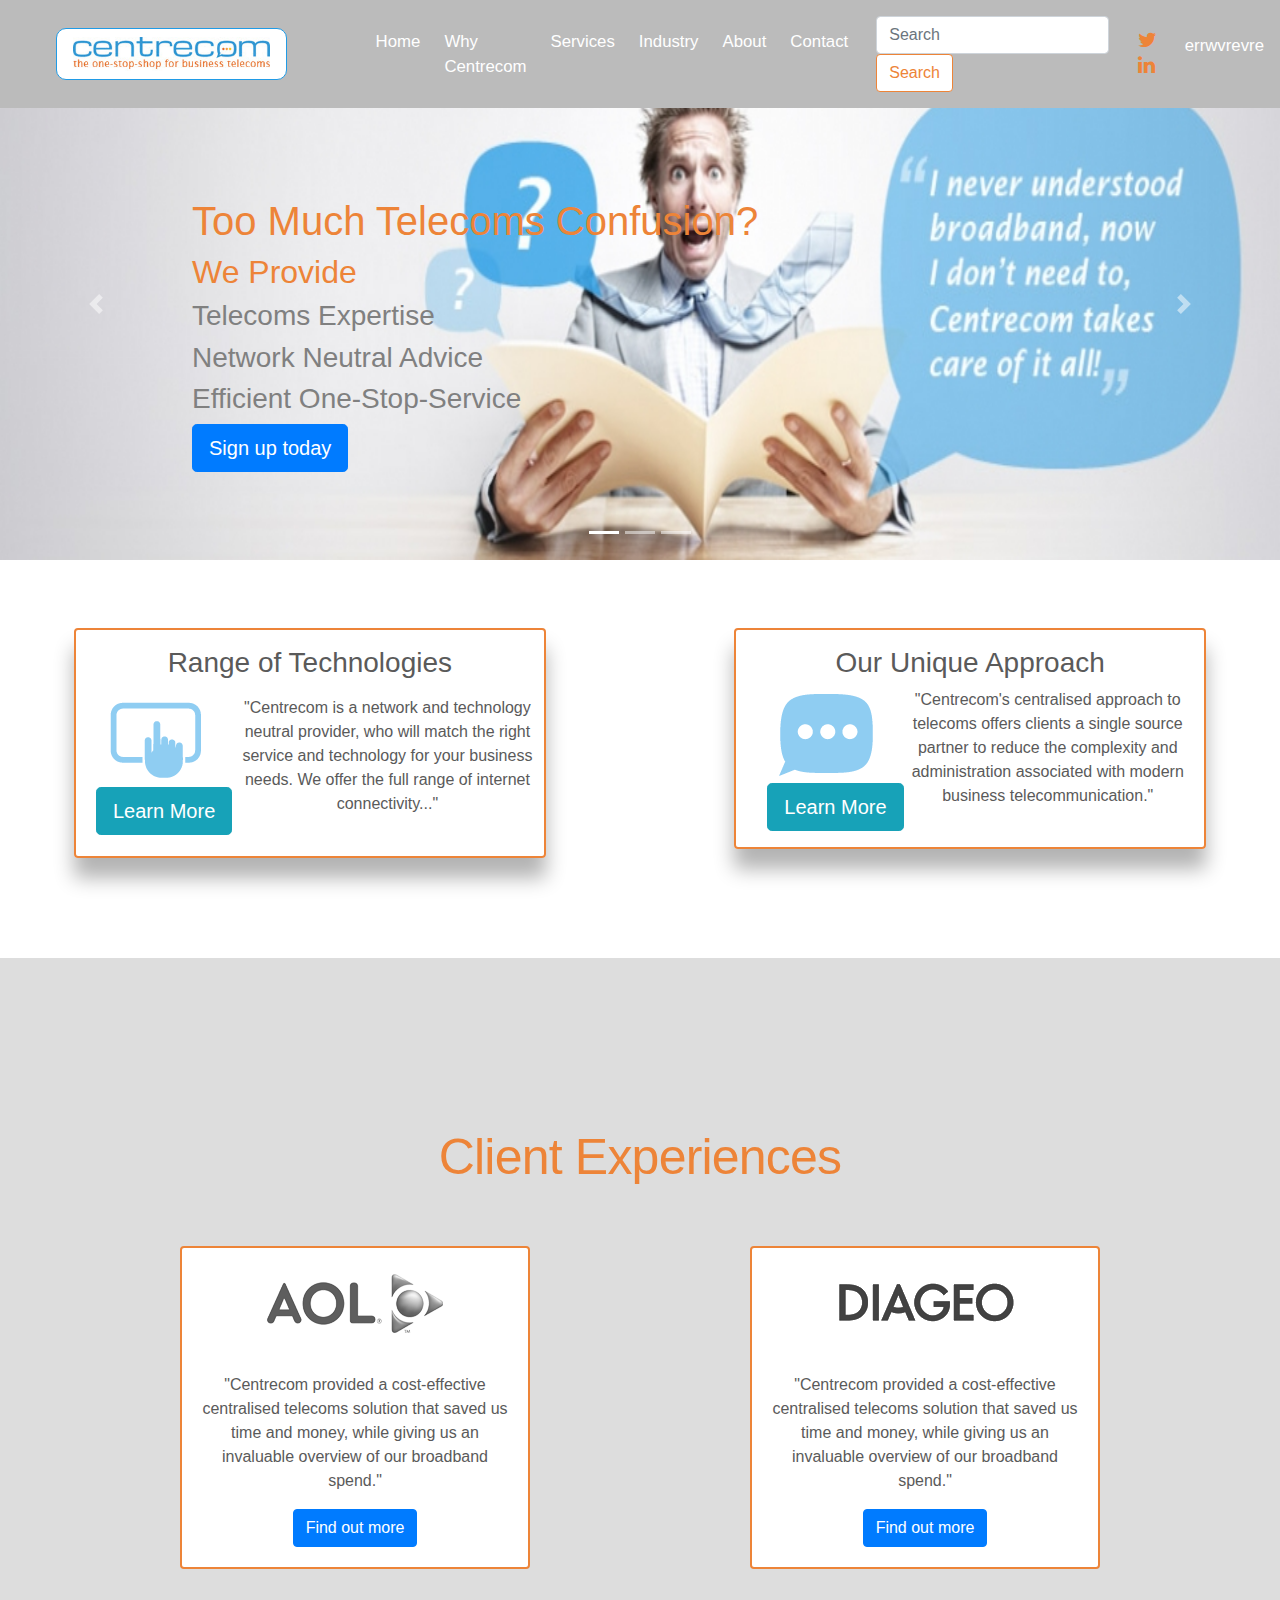
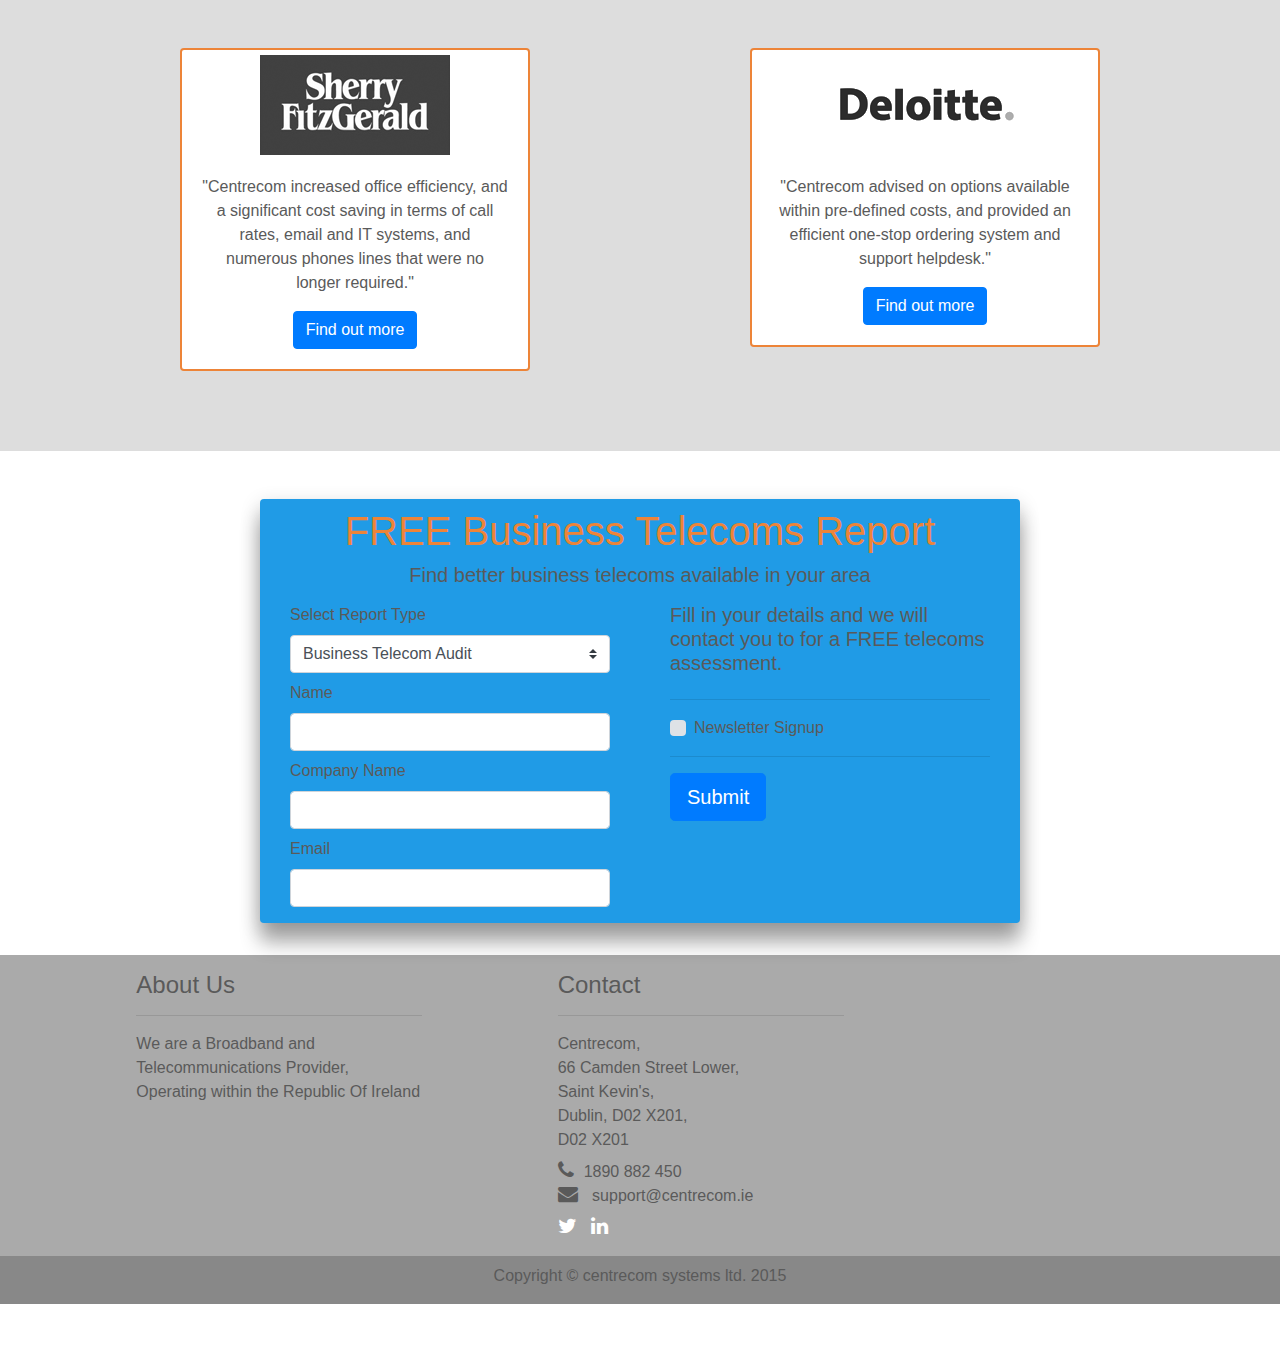
<file: index.html>
<!DOCTYPE html>
<html>
  <head>
    <title>Centrecom New</title>
    <meta name="viewport" content="width=device-width, initial-scale=1.0">
    <!--Add jQuery-->
    <script src="js/jquery-3.3.1.min.js"></script>
    <script src="js/application.js"></script>

    <!-- Add jQuery in browser 
    <script src="https://ajax.googleapis.com/ajax/libs/jquery/3.3.1/jquery.min.js"></script> -->

    <!--add bootstrap css-->
    <link rel="stylesheet" href="Bootstrap/bootstrap-4.0.0-dist/css/bootstrap.min.css">
    <!--Font Icons-->
    <link rel="stylesheet" href="https://cdnjs.cloudflare.com/ajax/libs/font-awesome/4.7.0/css/font-awesome.min.css">
    <!-- Custom styles for this template -->
    <link href="css/carousel.css" rel="stylesheet">
    <link href='css/main.css' rel='stylesheet'>

    <script type="text/javascript">
      $(document).ready(function() {
        //$("#containing-element").html("<p>errwvrevre</p>");
        $("#containing-element").load("js-tester.html");
      });
    </script>

  </head>
  <body>
<!--centrecom navbar header-->
    <nav class='navbar navbar-expand-md navbar-light fixed-top'>
      <!-- when navbar is fixed there is not gap initially with the content below-->
      <div class='navbar-header border-blue pl-3 ml-4'>
        <a href="index.html">
          <img class='navbar-brand p-2 pr-3 pl-3' alt='centrecom-logo' src='images/centrecom-brand-logo.jpg'/>
        </a>
      </div>
      <button class="navbar-toggler" type="button" data-toggle="collapse" data-target="#navbarCollapse" aria-controls="navbarCollapse" aria-expanded="false" aria-label="Toggle navigation">
        <span class="navbar-toggler-icon"></span>
      </button>
      <div class=''>
        <div class="collapse navbar-collapse" id="navbarCollapse">
            <ul class="navbar-nav mr-auto">
              <li class="nav-item active">
                <a class="nav-link nav-links nav-selection rounded" href="index.html"><div class='nav-link-color'>Home</div><span class="sr-only ">(current)</span></a>
              </li>

              <li class="nav-item active">
                <a class="nav-link nav-links nav-selection rounded" href="why-centrecom.html"><div class='nav-link-color'>Why Centrecom</div><span class="sr-only ">(current)</span></a>
              </li>

              <li class="nav-item active">
                <a class="nav-link nav-links nav-selection rounded" href="services.html"><div class='nav-link-color'>Services</div><span class="sr-only ">(current)</span></a>
              </li>

              <li class="nav-item active">
                <a class="nav-link nav-links nav-selection rounded" href="industry.html"><div class='nav-link-color'>Industry</div><span class="sr-only ">(current)</span></a>
              </li>

              <li class="nav-item active">
                <a class="nav-link nav-links nav-selection rounded" href="about.html"><div class='nav-link-color'>About</div><span class="sr-only ">(current)</span></a>
              </li>

              <li class="nav-item active">
                <a class="nav-link mr-2 nav-selection rounded" href="#"><div class='nav-link-color'>Contact</div><span class="sr-only">(current)</span></a>
              </li>

            </ul>
            <form class="form-inline mt-2 p-2 mt-md-0">
              <input class="form-control mr-sm-2" type="text" placeholder="Search" aria-label="Search">
              <button class="btn my-2 my-sm-0 nav-border centrecom-orange search-button" type="submit">Search</button>
            </form>

            <div class="ml-2">
              <a href="https://twitter.com/centrecom_ie" class="fa navbar-social fa-twitter"></a>
              <a href="https://www.linkedin.com/company/centrecom/" class='fa navbar-social fa-linkedin'></a>
            </div>

            <div class="js-tester" id="containing-element">

            </div>

          </div>
        </div>
    </nav>
<!--finish of navbar--> 

    <main>
          <div id="myCarousel" class="carousel slide" data-ride="carousel">
        <ol class="carousel-indicators">
          <li data-target="#myCarousel" data-slide-to="0" class="active"></li>
          <li data-target="#myCarousel" data-slide-to="1"></li>
          <li data-target="#myCarousel" data-slide-to="2"></li>
        </ol>
        <div class="carousel-inner">
          <div class="carousel-item active">
            <img class="first-slide img-fluid" src="images/slider-1.jpg" alt="Too Much Confusion?">
            <div class="container">
              <div class="carousel-caption text-left">
                <h1 class="centrecom-orange">Too Much Telecoms Confusion?</h1>
                <h2 class="centrecom-orange">We Provide</h2>
                <div class="grey_writing">
                  <h3> Telecoms Expertise</h3>
                  <h3> Network Neutral Advice</h3>
                  <h3> Efficient One-Stop-Service</h3>
                </div>
                <p><a class="btn btn-lg btn-primary" href="#" role="button">Sign up today</a></p>
              </div>
            </div>
          </div>
          <div class="carousel-item">
            <img class="second-slide img-fluid" src="images/slider-2.jpg" alt="Second slide">
            <div class="container">
              <div class="carousel-caption text-left">
                <h1 class="centrecom-orange">Too Many Cables?</h1>
                <h2 class="centrecom-orange">We Provide</h2>
                <div class="grey_writing">
                  <h3> Consolidated Telecoms</h3>
                  <h3> Custimized Solutions</h3>
                  <h3> Professional Support</h3>
                </div>
                <p><a class="btn btn-lg btn-primary" href="#" role="button">Learn More</a></p>
              </div>
            </div>
          </div>
          <div class="carousel-item">
            <img class="third-slide img-fluid" src="images/slider-3.jpg" alt="Third slide">
            <div class="container">
              <div class="carousel-caption text-left">
                <h1 class="centrecom-orange">Too Many Bills?</h1>
                <h2 class="centrecom-orange">We Provide</h2>
                <div class="grey_writing">
                  <h3> Consolidated Invoicing</h3>
                  <h3> Centralised Telecoms</h3>
                  <h3> Service Efficiencies</h3>
                </div>
                <p><a class="btn btn-lg btn-primary" href="#" role="button">Learn More</a></p>
              </div>
            </div>
          </div>
        </div>
        <a class="carousel-control-prev" href="#myCarousel" role="button" data-slide="prev">
          <span class="carousel-control-prev-icon" aria-hidden="true"></span>
          <span class="sr-only">Previous</span>
        </a>
        <a class="carousel-control-next" href="#myCarousel" role="button" data-slide="next">
          <span class="carousel-control-next-icon" aria-hidden="true"></span>
          <span class="sr-only">Next</span>
        </a>
      </div>

      <!--Carousel Finish-->

    <!--container responsibly creates margins, centers and wraps content-->
    <div class='container'> 
      <div class='row text-center mb-5 p-1'>
        <div class='col-md-5 col-xs-10 offset-xs-1'>
          <div class='row centrecom-content-1 rounded p-3 mb-5'>
            <div class='col-md-12'>
              <h3>Range of Technologies</h3>
            </div>
            <div class='row'>
              <div class='col-md-3 col-sm-12 text-center p-1 b-1'>
                <div class='col-md-10 col-sm-12'>
                  <img src='images/range-of-technologies-1.png' alt='range-of-technologies'/>
                </div>
                <div class='col-md-10 col-sm-12'>
                  <button type='button' class='btn btn-lg btn-info'>Learn More</button>
                </div>
                <div class='col-xs-12'>
                </div>
                <!-- a gap is necessary under the button in xs screens-->
              </div>
              <div class='col-md-8 offset-md-1 col-sm-12 p-2'>
                <p>"Centrecom is a network and technology neutral provider, who will match the right service and technology for your business needs. We offer the full range of internet connectivity..."</p> 
              </div>
            </div>
          </div>
        </div>

        <div class='col-md-5 offset-md-2 col-xs-10 offset-xs-1'>
          <div class='row centrecom-content-1 rounded p-3'>
            <div class='col-md-12'>
              <h3>Our Unique Approach</h3>
            </div>
            <div class='row'>
              <div class='col-md-3 text-center'>
                <div class='col-md-10'>
                  <img src='images/our-unique-approach-1.png' alt='range-of-technologies'/>
                </div>
                <div class='col-md-10'>
                  <button type='button' class='btn btn-lg btn-info'>Learn More</button>
                </div>
                <!-- a gap is necessary under the button in xs screens-->
              </div>
              <div class='col-md-8 offset-md-1'>
                <p>"Centrecom's centralised approach to telecoms offers clients a single source partner to reduce the complexity and administration associated with modern business telecommunication."</p> 
              </div>
            </div>
          </div>
        </div>
      </div>
    </div>  <!--Section after Carousel-->

    <div class='container-fluid'>
      <div class='row text-center client_heading_1 client-background'>
        <div class='col-md-12'>
          <!--increase space below-->
          <h1 class='featurette-heading centrecom-orange'>Client Experiences</h1>
        </div>

        <div class='container'>
          <div class='row text-center client_experience_1 client_heading_1'>
            <!--client-box class uses css margin to create space below-->
            <div class='col-md-4 offset-md-1 client-box mb-4'>
              <div class="card client-experience-card">
                <div class='col-md-12'>
                      <img src='images/aol_bw.png'/>
                    </div>
                <div class="card-body">
                  <!--<h5 class="card-title">Card title</h5>-->
                  <p class="card-text">"Centrecom provided a cost-effective centralised telecoms solution that saved us time and money, while giving us an invaluable overview of our broadband spend."</p>
                  <a href="#" class="btn btn-primary">Find out more</a>
                </div>
              </div>
            </div>
            <div class='col-md-4 offset-md-2 client-box mb-4'>
              <div class="card client-experience-card">
                <div class='col-md-12'>
                    <img src='images/diageo_bw.png'/>
                  </div>
                <div class="card-body">
                  <!--<h5 class="card-title">Card title</h5>-->
                  <p class="card-text">"Centrecom provided a cost-effective centralised telecoms solution that saved us time and money, while giving us an invaluable overview of our broadband spend."</p>
                  <a href="#" class="btn btn-primary">Find out more</a>
                </div>
              </div>
            </div>
          </div>
        </div>

        <div class='container'>
          <div class='row text-center client_experience_1'>
            <div class='col-md-4 offset-md-1 client-box mb-4'>
              <div class="card client-experience-card">
                <div class='col-md-12'>
                      <img src='images/sherry_bw.png'/>
                    </div>
                <div class="card-body">
                  <!--<h5 class="card-title">Card title</h5>-->
                  <p class="card-text">"Centrecom increased office efficiency, and a significant cost saving in terms of call rates, email and IT systems, and numerous phones lines that were no longer required."</p>
                  <a href="#" class="btn btn-primary">Find out more</a>
                </div>
              </div>
            </div>
            <div class='col-md-4 offset-md-2'>
              <div class="card client-experience-card">
                <div class='col-md-12'>
                      <img src='images/deloitte_bw.png'/>
                    </div>
                <div class="card-body">
                  <!--<h5 class="card-title">Card title</h5>-->
                  <p class="card-text">"Centrecom advised on options available within pre-defined costs, and provided an efficient one-stop ordering system and support helpdesk."</p>
                  <a href="#" class="btn btn-primary">Find out more</a>
                </div>
              </div>
            </div>
          </div>
        </div>
      </div>
    </div>

    <!--
    <hr class="featurette-divider">
  -->
    <div class="container">
      <div class="row text-center mb-4 mt-5">
        <div class="col-md-8 offset-md-2 form_background rounded mb-2 pb-2 shadow-form">
          <div class="col-md-12 mt-2">
            <h1 class="centrecom-orange">FREE Business Telecoms Report</h1>
          </div>
          <div class="col-md-12 mb-3">
            <h5>Find better business telecoms available in your area</h5>
          </div>

          <div class="row text-left">
            <div class="col-md-6">
              <div class="col-md-12 mb-2">
                <label for="ReportType">Select Report Type</label>
                  <select class="custom-select d-block w-100 form-transitions" id="ReportType" required>
                    <option value="">Business Telecom Audit</option>
                    <option>Telecoms Consolidation Check</option>
                    <option>Broadband Coverage Check</option>
                  </select>
                  <div class="invalid-feedback">
                    Please select a valid Report Type
                  </div>
              </div>

              <div class="col-md-12 mb-2">
                <label for="Name">Name</label>
                <input type="text" class="form-control form-transitions" id="Name" placeholder="" value="" required>
                <div class="invalid-feedback">
                  Valid first name is required.
                </div>
              </div>
            
              <div class="col-md-12 mb-2">
                <label for="CompanyName">Company Name</label>
                <input type="text" class="form-control form-transitions" id="CompanyName" placeholder="" value="" required>
                <div class="invalid-feedback">
                  Company name is required.
                </div>
              </div>
              <div class="col-md-12 mb-2">
                <label for="Email">Email</label>
                <input type="text" class="form-control form-transitions" id="Email" placeholder="" value="" required>
                <div class="invalid-feedback">
                  Email is required.
                </div>
              </div>
            </div>

            <div class="col-md-6">
              <div class="col-md-12 mb-4">
                <h5>Fill in your details and we will contact you to for a FREE telecoms assessment.</h5>
              </div>
              <div class="col-md-12">
                <hr class="mb-3"> <!--Creates divider and space-->
                <div class="custom-control custom-checkbox">
                  <input type="checkbox" class="custom-control-input" id="same-address">
                  <label class="custom-control-label" for="same-address">Newsletter Signup</label>
                </div>
              </div>
              <div class="col-md-12">
                <hr class="mb3">
                <p><a class="btn btn-lg btn-primary" href="#" role="button">Submit</a></p>
              </div>
            </div>
          </div>
        </div>
      </div>
    </div>

    <footer>
      <!--navbar-fixed-bottom other option to keep fixed-->
        <div class='container-fluid'>
          <div class='row mt-3 pt-3 pl-3 text-left'>
            <div class='col-md-3 offset-md-1 col-sm-10'>
              <h4>About Us</h4>
              <hr>
              <p>We are a Broadband and Telecommunications Provider, Operating within the Republic Of Ireland</p>
            </div>

            <div class='col-md-3 offset-md-1 col-sm-10'>
              <h4>Contact</h4>
              <hr>
              <!--class='list-unstyled' : remove bullet points from list-->
              <ul class='list-unstyled'> 
                <li>Centrecom,</li>
                <li>66 Camden Street Lower,</li>
                <li>Saint Kevin's,</li>
                <li>Dublin, D02 X201,</li>
                <li>D02 X201</li>
                <li><div class="m-2"></div> </li>
                <li><i class="fa fa-phone"></i>1890 882 450</li>
                <li><i class="fa fa-envelope"></i> support@centrecom.ie</li>
                <li><div class="m-2"></div> </li>
                <li>                
                  <a href="https://twitter.com/centrecom_ie" class="fa social-fa fa-twitter"></a>
                  <a href="https://www.linkedin.com/company/centrecom/" class='fa social-fa fa-linkedin'></a>
                </li>
              </ul>
            </div>

          </div>
          <div class='row footer-copyright text-center text-small pt-2'>
            <div class='col-md-12'>
              <p>Copyright © centrecom systems ltd. 2015</p>
            </div>
          </div>
    </footer>

  </main>
</body>  
    <!--add jQuery-->
    <script src="js/jquery-3.3.1.min.js"></script>
    <script src="js/application.js"></script>
    <script src="https://code.jquery.com/jquery-3.2.1.slim.min.js" integrity="sha384-KJ3o2DKtIkvYIK3UENzmM7KCkRr/rE9/Qpg6aAZGJwFDMVNA/GpGFF93hXpG5KkN" crossorigin="anonymous"></script>
    <script>window.jQuery || document.write('<script src="Bootstrap/source_files/bootstrap-4.0.0/bootstrap-4.0.0/assets/js/vendor/jquery-slim.min.js"><\/script>')</script>
    <script src="Bootstrap/source_files/bootstrap-4.0.0/bootstrap-4.0.0/assets/js/vendor/popper.min.js"></script>
    <script src="Bootstrap/bootstrap-4.0.0-dist/js/bootstrap.min.js"></script>

</html>
</file>
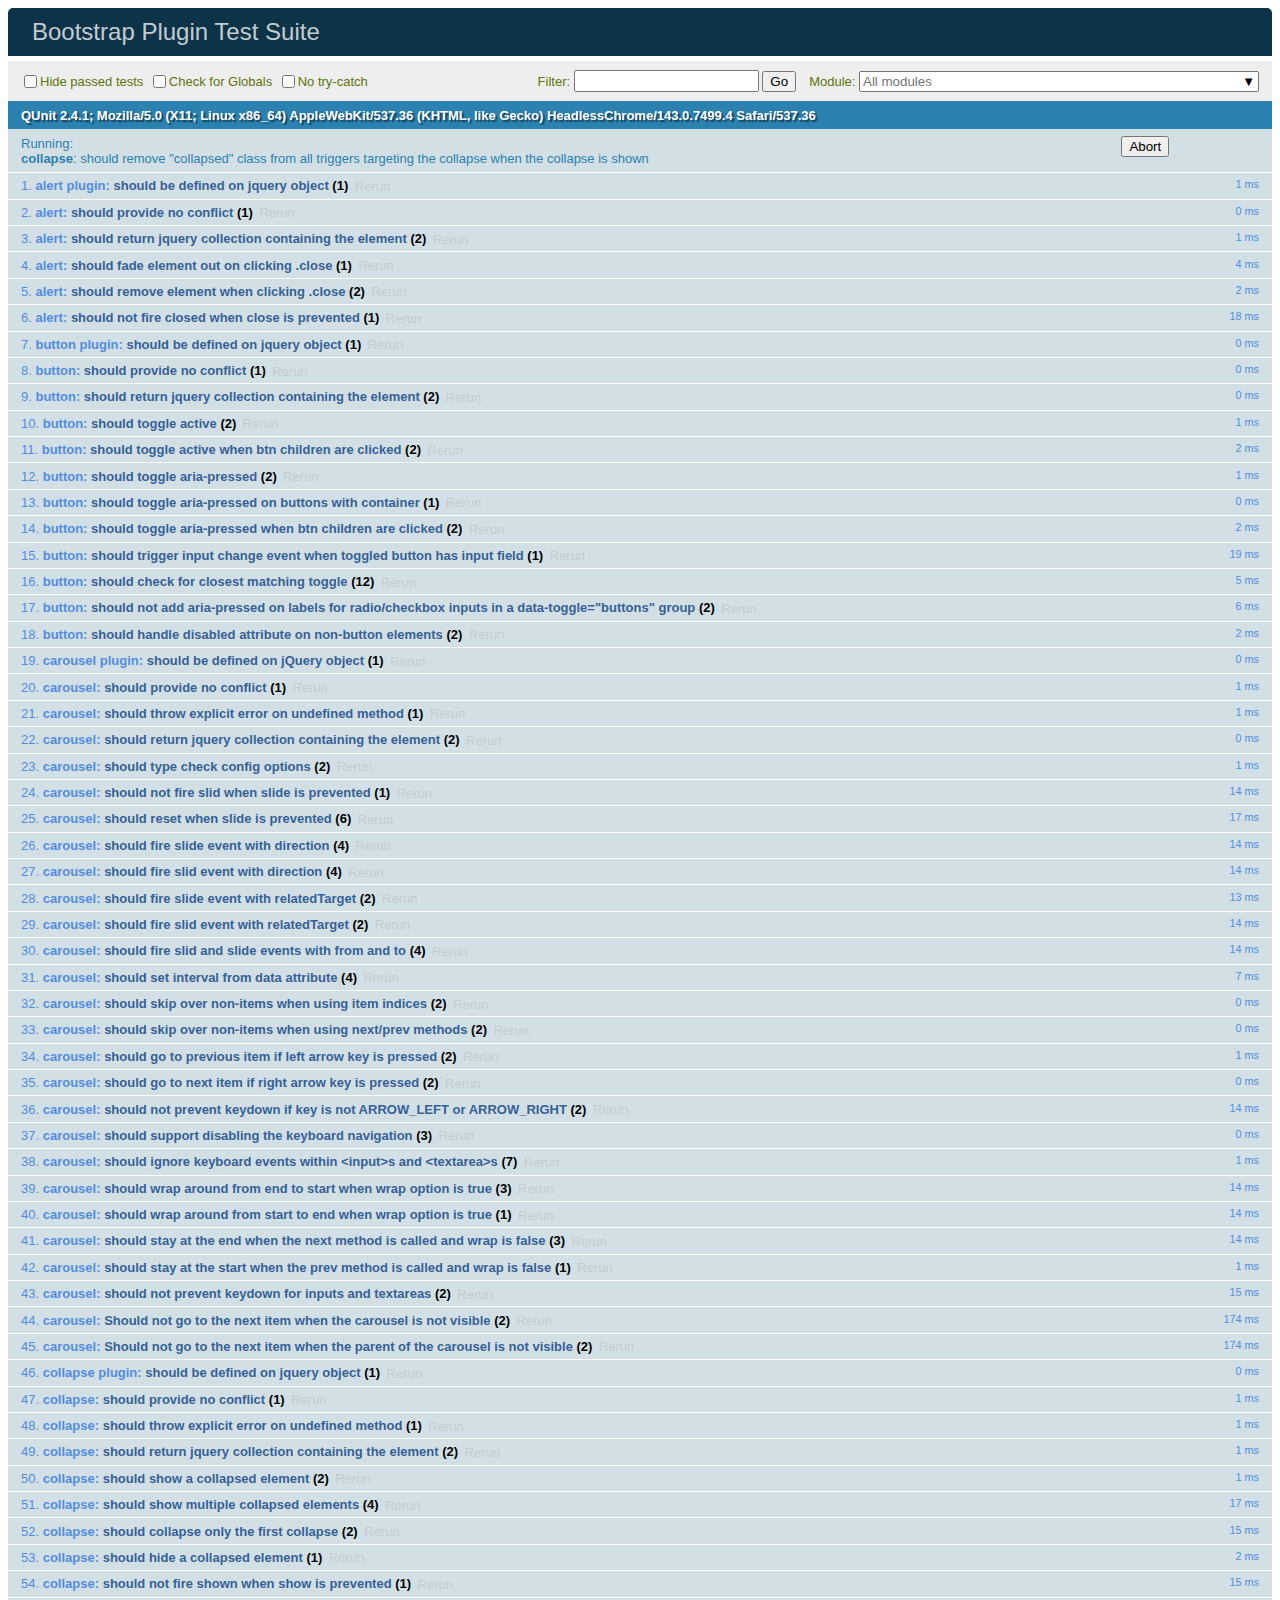
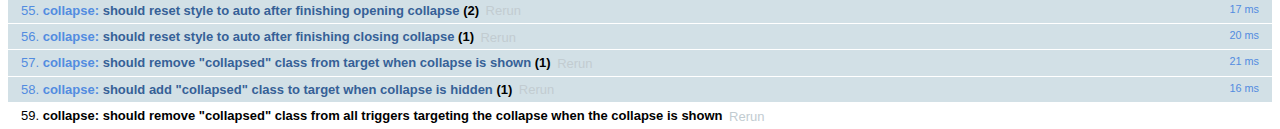
<file: Bootstrap/source_files/bootstrap-4.0.0/bootstrap-4.0.0/js/tests/index.html>
<!doctype html>
<html lang="en">
  <head>
    <meta charset="utf-8">
    <meta name="viewport" content="width=device-width, initial-scale=1, shrink-to-fit=no">
    <title>Bootstrap Plugin Test Suite</title>

    <!-- jQuery -->
    <script>
      (function () {
        var path = '../../assets/js/vendor/jquery-slim.min.js'
        // get jquery param from the query string.
        var jQueryVersion = location.search.match(/[?&]jquery=(.*?)(?=&|$)/)

        // If a version was specified, use that version from our vendor folder
        if (jQueryVersion) {
          path = 'vendor/jquery-' + jQueryVersion[1] + '.min.js'
        }
        document.write('<script src="' + path + '"><\/script>')
      }())
    </script>
    <script src="../../assets/js/vendor/popper.min.js"></script>

    <!-- QUnit -->
    <link rel="stylesheet" href="vendor/qunit.css" media="screen">
    <script src="vendor/qunit.js"></script>

    <script>
      // Disable jQuery event aliases to ensure we don't accidentally use any of them
      [
        'blur',
        'focus',
        'focusin',
        'focusout',
        'resize',
        'scroll',
        'click',
        'dblclick',
        'mousedown',
        'mouseup',
        'mousemove',
        'mouseover',
        'mouseout',
        'mouseenter',
        'mouseleave',
        'change',
        'select',
        'submit',
        'keydown',
        'keypress',
        'keyup',
        'contextmenu'
      ].forEach(function(eventAlias) {
        $.fn[eventAlias] = function() {
          throw new Error('Using the ".' + eventAlias + '()" method is not allowed, so that Bootstrap can be compatible with custom jQuery builds which exclude the "event aliases" module that defines said method. See https://github.com/twbs/bootstrap/blob/master/CONTRIBUTING.md#js')
        }
      })

      // Require assert.expect in each test
      QUnit.config.requireExpects = true

      // See https://github.com/axemclion/grunt-saucelabs#test-result-details-with-qunit
      var log = []
      var testName

      QUnit.done(function(testResults) {
        var tests = []
        for (var i = 0; i < log.length; i++) {
          var details = log[i]
          tests.push({
            name: details.name,
            result: details.result,
            expected: details.expected,
            actual: details.actual,
            source: details.source
          })
        }
        testResults.tests = tests

        window.global_test_results = testResults
      })

      QUnit.testStart(function(testDetails) {
        QUnit.log(function(details) {
          if (!details.result) {
            details.name = testDetails.name
            log.push(details)
          }
        })
      })

      // Display fixture on-screen on iOS to avoid false positives
      // See https://github.com/twbs/bootstrap/pull/15955
      if (/iPhone|iPad|iPod/.test(navigator.userAgent)) {
        QUnit.begin(function() {
          $('#qunit-fixture').css({ top: 0, left: 0 })
        })

        QUnit.done(function() {
          $('#qunit-fixture').css({ top: '', left: '' })
        })
      }
    </script>

    <!-- Transpiled Plugins -->
    <script src="../dist/util.js"></script>
    <script src="../dist/alert.js"></script>
    <script src="../dist/button.js"></script>
    <script src="../dist/carousel.js"></script>
    <script src="../dist/collapse.js"></script>
    <script src="../dist/dropdown.js"></script>
    <script src="../dist/modal.js"></script>
    <script src="../dist/scrollspy.js"></script>
    <script src="../dist/tab.js"></script>
    <script src="../dist/tooltip.js"></script>
    <script src="../dist/popover.js"></script>

    <!-- Unit Tests -->
    <script src="unit/alert.js"></script>
    <script src="unit/button.js"></script>
    <script src="unit/carousel.js"></script>
    <script src="unit/collapse.js"></script>
    <script src="unit/dropdown.js"></script>
    <script src="unit/modal.js"></script>
    <script src="unit/scrollspy.js"></script>
    <script src="unit/tab.js"></script>
    <script src="unit/tooltip.js"></script>
    <script src="unit/popover.js"></script>
    <script src="unit/util.js"></script>
  </head>
  <body>
    <div id="qunit-container">
      <div id="qunit"></div>
      <div id="qunit-fixture"></div>
    </div>
  </body>
</html>
</file>
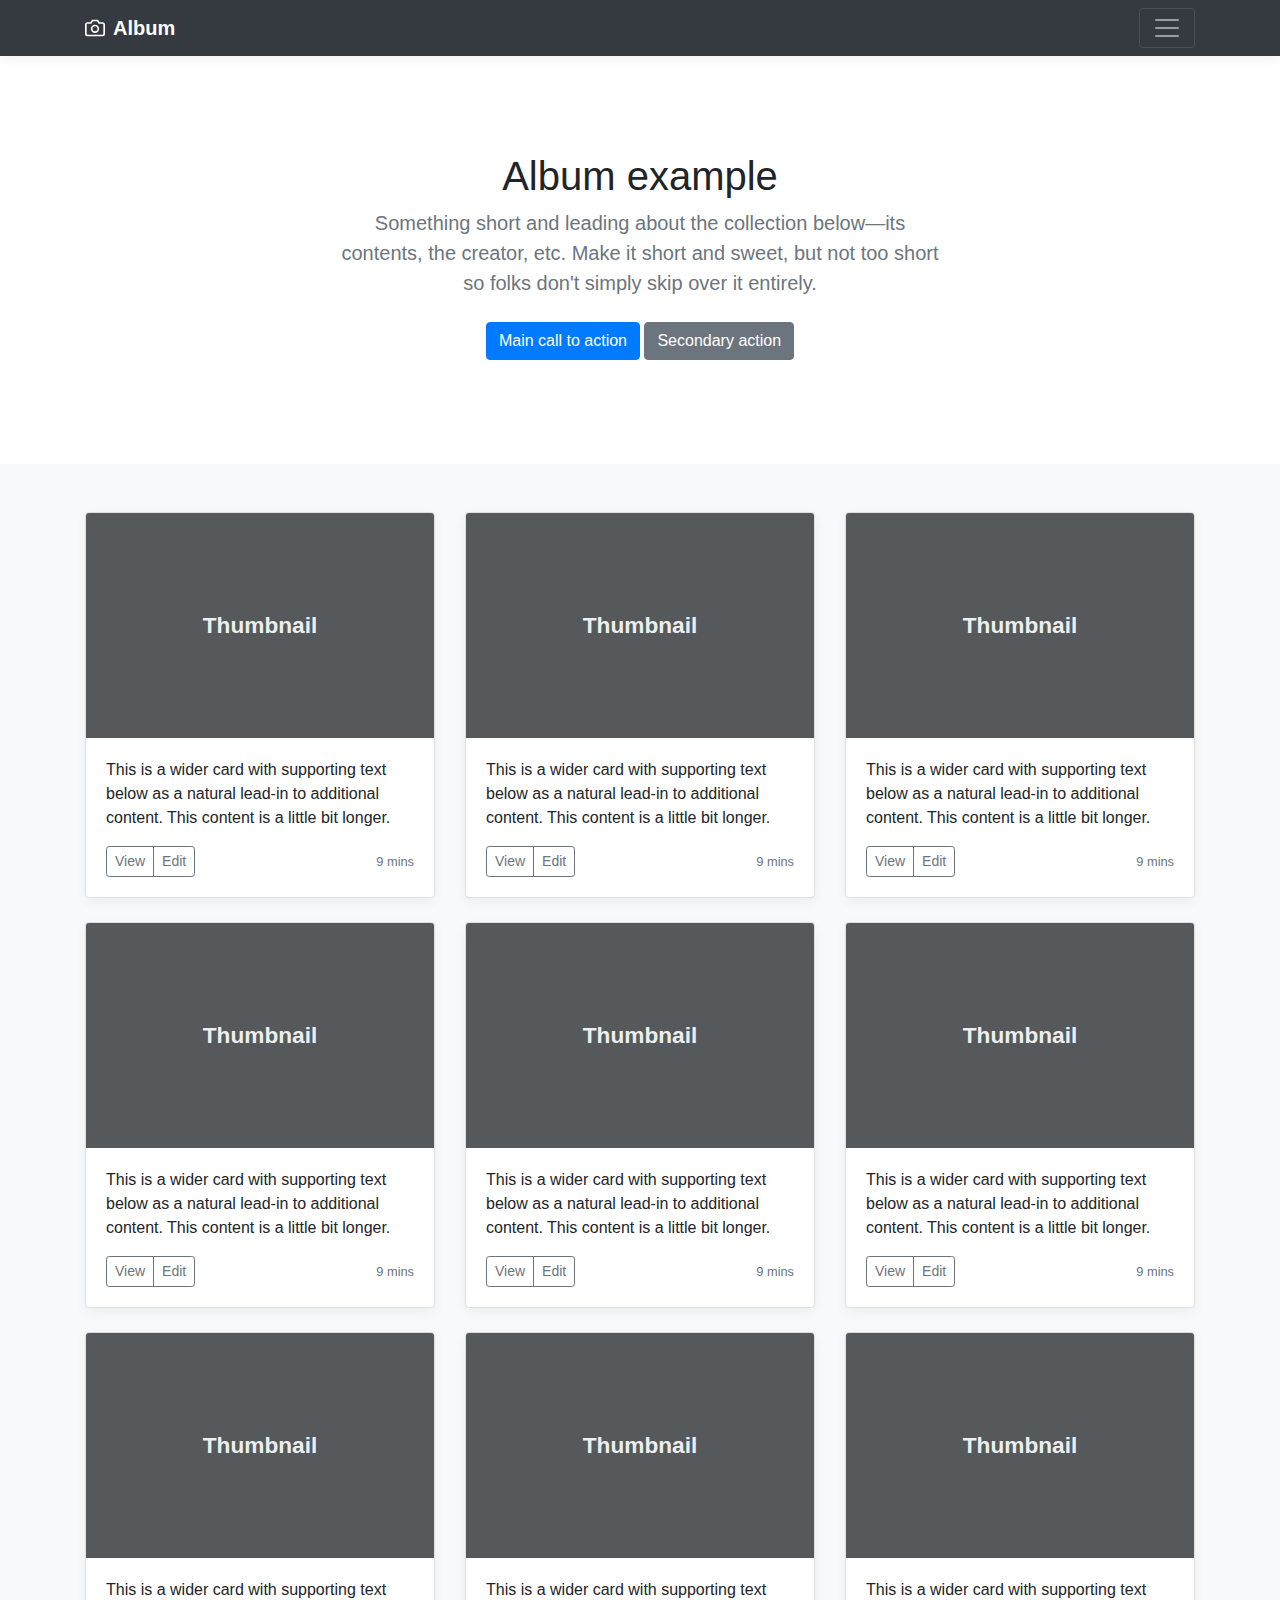
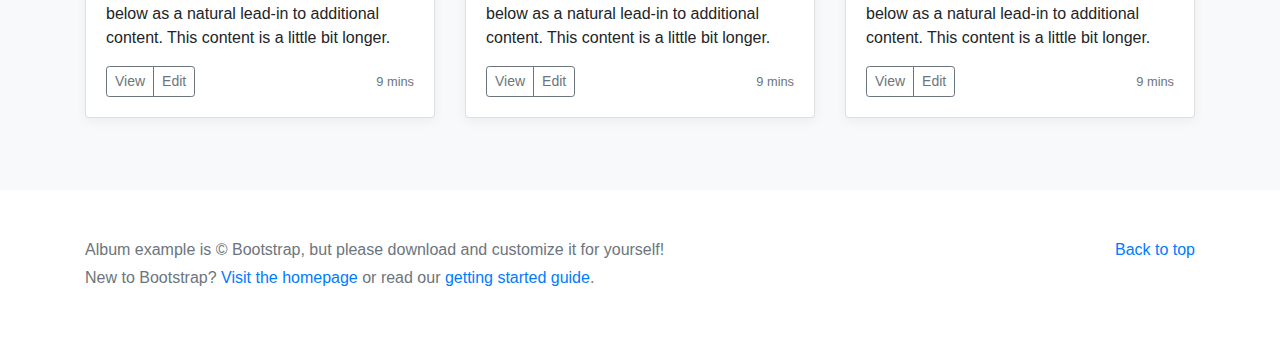
<file: Bootstrap/source_files/bootstrap-4.0.0/bootstrap-4.0.0/docs/4.0/examples/album/index.html>
<!doctype html>
<html lang="en">
  <head>
    <meta charset="utf-8">
    <meta name="viewport" content="width=device-width, initial-scale=1, shrink-to-fit=no">
    <meta name="description" content="">
    <meta name="author" content="">
    <link rel="icon" href="../../../../favicon.ico">

    <title>Album example for Bootstrap</title>

    <!-- Bootstrap core CSS -->
    <link href="../../../../dist/css/bootstrap.min.css" rel="stylesheet">

    <!-- Custom styles for this template -->
    <link href="album.css" rel="stylesheet">
  </head>

  <body>

    <header>
      <div class="collapse bg-dark" id="navbarHeader">
        <div class="container">
          <div class="row">
            <div class="col-sm-8 col-md-7 py-4">
              <h4 class="text-white">About</h4>
              <p class="text-muted">Add some information about the album below, the author, or any other background context. Make it a few sentences long so folks can pick up some informative tidbits. Then, link them off to some social networking sites or contact information.</p>
            </div>
            <div class="col-sm-4 offset-md-1 py-4">
              <h4 class="text-white">Contact</h4>
              <ul class="list-unstyled">
                <li><a href="#" class="text-white">Follow on Twitter</a></li>
                <li><a href="#" class="text-white">Like on Facebook</a></li>
                <li><a href="#" class="text-white">Email me</a></li>
              </ul>
            </div>
          </div>
        </div>
      </div>
      <div class="navbar navbar-dark bg-dark box-shadow">
        <div class="container d-flex justify-content-between">
          <a href="#" class="navbar-brand d-flex align-items-center">
            <svg xmlns="http://www.w3.org/2000/svg" width="20" height="20" viewBox="0 0 24 24" fill="none" stroke="currentColor" stroke-width="2" stroke-linecap="round" stroke-linejoin="round" class="mr-2"><path d="M23 19a2 2 0 0 1-2 2H3a2 2 0 0 1-2-2V8a2 2 0 0 1 2-2h4l2-3h6l2 3h4a2 2 0 0 1 2 2z"></path><circle cx="12" cy="13" r="4"></circle></svg>
            <strong>Album</strong>
          </a>
          <button class="navbar-toggler" type="button" data-toggle="collapse" data-target="#navbarHeader" aria-controls="navbarHeader" aria-expanded="false" aria-label="Toggle navigation">
            <span class="navbar-toggler-icon"></span>
          </button>
        </div>
      </div>
    </header>

    <main role="main">

      <section class="jumbotron text-center">
        <div class="container">
          <h1 class="jumbotron-heading">Album example</h1>
          <p class="lead text-muted">Something short and leading about the collection below—its contents, the creator, etc. Make it short and sweet, but not too short so folks don't simply skip over it entirely.</p>
          <p>
            <a href="#" class="btn btn-primary my-2">Main call to action</a>
            <a href="#" class="btn btn-secondary my-2">Secondary action</a>
          </p>
        </div>
      </section>

      <div class="album py-5 bg-light">
        <div class="container">

          <div class="row">
            <div class="col-md-4">
              <div class="card mb-4 box-shadow">
                <img class="card-img-top" data-src="holder.js/100px225?theme=thumb&bg=55595c&fg=eceeef&text=Thumbnail" alt="Card image cap">
                <div class="card-body">
                  <p class="card-text">This is a wider card with supporting text below as a natural lead-in to additional content. This content is a little bit longer.</p>
                  <div class="d-flex justify-content-between align-items-center">
                    <div class="btn-group">
                      <button type="button" class="btn btn-sm btn-outline-secondary">View</button>
                      <button type="button" class="btn btn-sm btn-outline-secondary">Edit</button>
                    </div>
                    <small class="text-muted">9 mins</small>
                  </div>
                </div>
              </div>
            </div>
            <div class="col-md-4">
              <div class="card mb-4 box-shadow">
                <img class="card-img-top" data-src="holder.js/100px225?theme=thumb&bg=55595c&fg=eceeef&text=Thumbnail" alt="Card image cap">
                <div class="card-body">
                  <p class="card-text">This is a wider card with supporting text below as a natural lead-in to additional content. This content is a little bit longer.</p>
                  <div class="d-flex justify-content-between align-items-center">
                    <div class="btn-group">
                      <button type="button" class="btn btn-sm btn-outline-secondary">View</button>
                      <button type="button" class="btn btn-sm btn-outline-secondary">Edit</button>
                    </div>
                    <small class="text-muted">9 mins</small>
                  </div>
                </div>
              </div>
            </div>
            <div class="col-md-4">
              <div class="card mb-4 box-shadow">
                <img class="card-img-top" data-src="holder.js/100px225?theme=thumb&bg=55595c&fg=eceeef&text=Thumbnail" alt="Card image cap">
                <div class="card-body">
                  <p class="card-text">This is a wider card with supporting text below as a natural lead-in to additional content. This content is a little bit longer.</p>
                  <div class="d-flex justify-content-between align-items-center">
                    <div class="btn-group">
                      <button type="button" class="btn btn-sm btn-outline-secondary">View</button>
                      <button type="button" class="btn btn-sm btn-outline-secondary">Edit</button>
                    </div>
                    <small class="text-muted">9 mins</small>
                  </div>
                </div>
              </div>
            </div>

            <div class="col-md-4">
              <div class="card mb-4 box-shadow">
                <img class="card-img-top" data-src="holder.js/100px225?theme=thumb&bg=55595c&fg=eceeef&text=Thumbnail" alt="Card image cap">
                <div class="card-body">
                  <p class="card-text">This is a wider card with supporting text below as a natural lead-in to additional content. This content is a little bit longer.</p>
                  <div class="d-flex justify-content-between align-items-center">
                    <div class="btn-group">
                      <button type="button" class="btn btn-sm btn-outline-secondary">View</button>
                      <button type="button" class="btn btn-sm btn-outline-secondary">Edit</button>
                    </div>
                    <small class="text-muted">9 mins</small>
                  </div>
                </div>
              </div>
            </div>
            <div class="col-md-4">
              <div class="card mb-4 box-shadow">
                <img class="card-img-top" data-src="holder.js/100px225?theme=thumb&bg=55595c&fg=eceeef&text=Thumbnail" alt="Card image cap">
                <div class="card-body">
                  <p class="card-text">This is a wider card with supporting text below as a natural lead-in to additional content. This content is a little bit longer.</p>
                  <div class="d-flex justify-content-between align-items-center">
                    <div class="btn-group">
                      <button type="button" class="btn btn-sm btn-outline-secondary">View</button>
                      <button type="button" class="btn btn-sm btn-outline-secondary">Edit</button>
                    </div>
                    <small class="text-muted">9 mins</small>
                  </div>
                </div>
              </div>
            </div>
            <div class="col-md-4">
              <div class="card mb-4 box-shadow">
                <img class="card-img-top" data-src="holder.js/100px225?theme=thumb&bg=55595c&fg=eceeef&text=Thumbnail" alt="Card image cap">
                <div class="card-body">
                  <p class="card-text">This is a wider card with supporting text below as a natural lead-in to additional content. This content is a little bit longer.</p>
                  <div class="d-flex justify-content-between align-items-center">
                    <div class="btn-group">
                      <button type="button" class="btn btn-sm btn-outline-secondary">View</button>
                      <button type="button" class="btn btn-sm btn-outline-secondary">Edit</button>
                    </div>
                    <small class="text-muted">9 mins</small>
                  </div>
                </div>
              </div>
            </div>

            <div class="col-md-4">
              <div class="card mb-4 box-shadow">
                <img class="card-img-top" data-src="holder.js/100px225?theme=thumb&bg=55595c&fg=eceeef&text=Thumbnail" alt="Card image cap">
                <div class="card-body">
                  <p class="card-text">This is a wider card with supporting text below as a natural lead-in to additional content. This content is a little bit longer.</p>
                  <div class="d-flex justify-content-between align-items-center">
                    <div class="btn-group">
                      <button type="button" class="btn btn-sm btn-outline-secondary">View</button>
                      <button type="button" class="btn btn-sm btn-outline-secondary">Edit</button>
                    </div>
                    <small class="text-muted">9 mins</small>
                  </div>
                </div>
              </div>
            </div>
            <div class="col-md-4">
              <div class="card mb-4 box-shadow">
                <img class="card-img-top" data-src="holder.js/100px225?theme=thumb&bg=55595c&fg=eceeef&text=Thumbnail" alt="Card image cap">
                <div class="card-body">
                  <p class="card-text">This is a wider card with supporting text below as a natural lead-in to additional content. This content is a little bit longer.</p>
                  <div class="d-flex justify-content-between align-items-center">
                    <div class="btn-group">
                      <button type="button" class="btn btn-sm btn-outline-secondary">View</button>
                      <button type="button" class="btn btn-sm btn-outline-secondary">Edit</button>
                    </div>
                    <small class="text-muted">9 mins</small>
                  </div>
                </div>
              </div>
            </div>
            <div class="col-md-4">
              <div class="card mb-4 box-shadow">
                <img class="card-img-top" data-src="holder.js/100px225?theme=thumb&bg=55595c&fg=eceeef&text=Thumbnail" alt="Card image cap">
                <div class="card-body">
                  <p class="card-text">This is a wider card with supporting text below as a natural lead-in to additional content. This content is a little bit longer.</p>
                  <div class="d-flex justify-content-between align-items-center">
                    <div class="btn-group">
                      <button type="button" class="btn btn-sm btn-outline-secondary">View</button>
                      <button type="button" class="btn btn-sm btn-outline-secondary">Edit</button>
                    </div>
                    <small class="text-muted">9 mins</small>
                  </div>
                </div>
              </div>
            </div>
          </div>
        </div>
      </div>

    </main>

    <footer class="text-muted">
      <div class="container">
        <p class="float-right">
          <a href="#">Back to top</a>
        </p>
        <p>Album example is &copy; Bootstrap, but please download and customize it for yourself!</p>
        <p>New to Bootstrap? <a href="../../">Visit the homepage</a> or read our <a href="../../getting-started/">getting started guide</a>.</p>
      </div>
    </footer>

    <!-- Bootstrap core JavaScript
    ================================================== -->
    <!-- Placed at the end of the document so the pages load faster -->
    <script src="https://code.jquery.com/jquery-3.2.1.slim.min.js" integrity="sha384-KJ3o2DKtIkvYIK3UENzmM7KCkRr/rE9/Qpg6aAZGJwFDMVNA/GpGFF93hXpG5KkN" crossorigin="anonymous"></script>
    <script>window.jQuery || document.write('<script src="../../../../assets/js/vendor/jquery-slim.min.js"><\/script>')</script>
    <script src="../../../../assets/js/vendor/popper.min.js"></script>
    <script src="../../../../dist/js/bootstrap.min.js"></script>
    <script src="../../../../assets/js/vendor/holder.min.js"></script>
  </body>
</html>
</file>
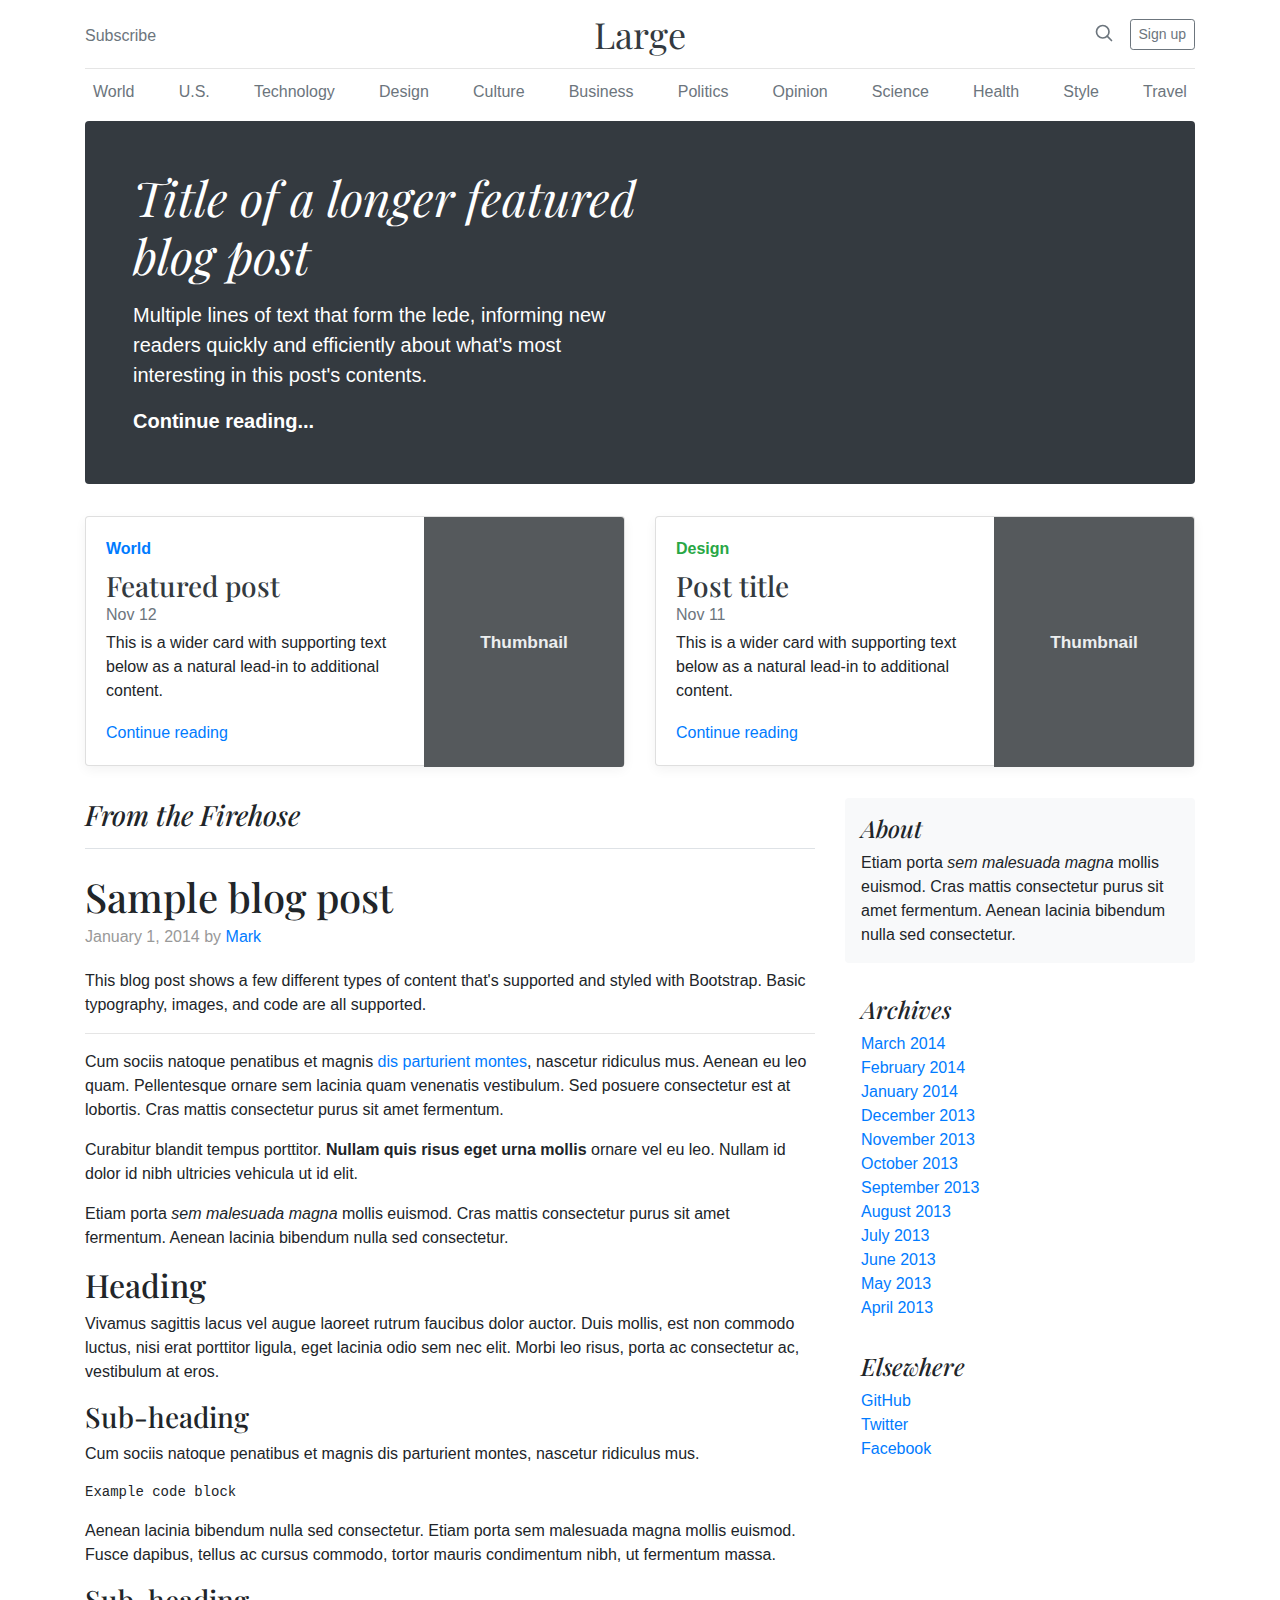
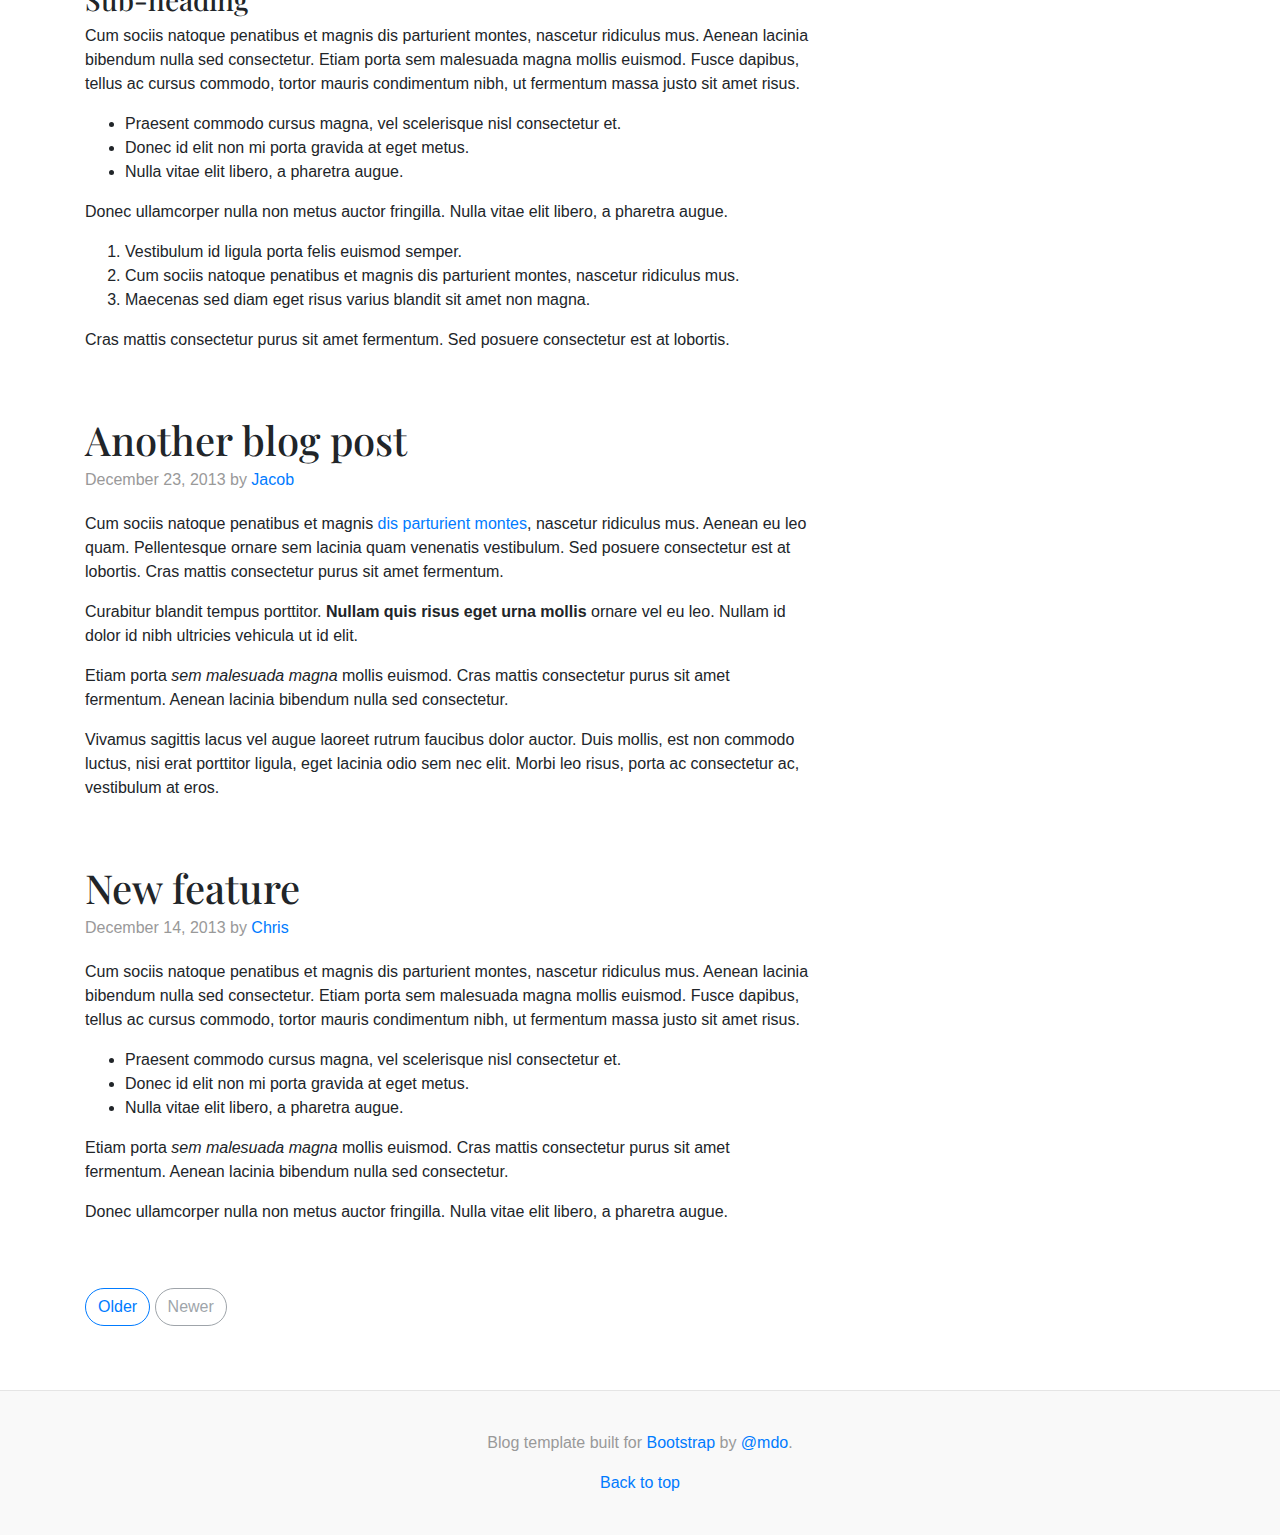
<file: Bootstrap/source_files/bootstrap-4.0.0/bootstrap-4.0.0/docs/4.0/examples/blog/index.html>
<!doctype html>
<html lang="en">
  <head>
    <meta charset="utf-8">
    <meta name="viewport" content="width=device-width, initial-scale=1, shrink-to-fit=no">
    <meta name="description" content="">
    <meta name="author" content="">
    <link rel="icon" href="../../../../favicon.ico">

    <title>Blog Template for Bootstrap</title>

    <!-- Bootstrap core CSS -->
    <link href="../../../../dist/css/bootstrap.min.css" rel="stylesheet">

    <!-- Custom styles for this template -->
    <link href="https://fonts.googleapis.com/css?family=Playfair+Display:700,900" rel="stylesheet">
    <link href="blog.css" rel="stylesheet">
  </head>

  <body>

    <div class="container">
      <header class="blog-header py-3">
        <div class="row flex-nowrap justify-content-between align-items-center">
          <div class="col-4 pt-1">
            <a class="text-muted" href="#">Subscribe</a>
          </div>
          <div class="col-4 text-center">
            <a class="blog-header-logo text-dark" href="#">Large</a>
          </div>
          <div class="col-4 d-flex justify-content-end align-items-center">
            <a class="text-muted" href="#">
              <svg xmlns="http://www.w3.org/2000/svg" width="20" height="20" viewBox="0 0 24 24" fill="none" stroke="currentColor" stroke-width="2" stroke-linecap="round" stroke-linejoin="round" class="mx-3"><circle cx="10.5" cy="10.5" r="7.5"></circle><line x1="21" y1="21" x2="15.8" y2="15.8"></line></svg>
            </a>
            <a class="btn btn-sm btn-outline-secondary" href="#">Sign up</a>
          </div>
        </div>
      </header>

      <div class="nav-scroller py-1 mb-2">
        <nav class="nav d-flex justify-content-between">
          <a class="p-2 text-muted" href="#">World</a>
          <a class="p-2 text-muted" href="#">U.S.</a>
          <a class="p-2 text-muted" href="#">Technology</a>
          <a class="p-2 text-muted" href="#">Design</a>
          <a class="p-2 text-muted" href="#">Culture</a>
          <a class="p-2 text-muted" href="#">Business</a>
          <a class="p-2 text-muted" href="#">Politics</a>
          <a class="p-2 text-muted" href="#">Opinion</a>
          <a class="p-2 text-muted" href="#">Science</a>
          <a class="p-2 text-muted" href="#">Health</a>
          <a class="p-2 text-muted" href="#">Style</a>
          <a class="p-2 text-muted" href="#">Travel</a>
        </nav>
      </div>

      <div class="jumbotron p-3 p-md-5 text-white rounded bg-dark">
        <div class="col-md-6 px-0">
          <h1 class="display-4 font-italic">Title of a longer featured blog post</h1>
          <p class="lead my-3">Multiple lines of text that form the lede, informing new readers quickly and efficiently about what's most interesting in this post's contents.</p>
          <p class="lead mb-0"><a href="#" class="text-white font-weight-bold">Continue reading...</a></p>
        </div>
      </div>

      <div class="row mb-2">
        <div class="col-md-6">
          <div class="card flex-md-row mb-4 box-shadow h-md-250">
            <div class="card-body d-flex flex-column align-items-start">
              <strong class="d-inline-block mb-2 text-primary">World</strong>
              <h3 class="mb-0">
                <a class="text-dark" href="#">Featured post</a>
              </h3>
              <div class="mb-1 text-muted">Nov 12</div>
              <p class="card-text mb-auto">This is a wider card with supporting text below as a natural lead-in to additional content.</p>
              <a href="#">Continue reading</a>
            </div>
            <img class="card-img-right flex-auto d-none d-md-block" data-src="holder.js/200x250?theme=thumb" alt="Card image cap">
          </div>
        </div>
        <div class="col-md-6">
          <div class="card flex-md-row mb-4 box-shadow h-md-250">
            <div class="card-body d-flex flex-column align-items-start">
              <strong class="d-inline-block mb-2 text-success">Design</strong>
              <h3 class="mb-0">
                <a class="text-dark" href="#">Post title</a>
              </h3>
              <div class="mb-1 text-muted">Nov 11</div>
              <p class="card-text mb-auto">This is a wider card with supporting text below as a natural lead-in to additional content.</p>
              <a href="#">Continue reading</a>
            </div>
            <img class="card-img-right flex-auto d-none d-md-block" data-src="holder.js/200x250?theme=thumb" alt="Card image cap">
          </div>
        </div>
      </div>
    </div>

    <main role="main" class="container">
      <div class="row">
        <div class="col-md-8 blog-main">
          <h3 class="pb-3 mb-4 font-italic border-bottom">
            From the Firehose
          </h3>

          <div class="blog-post">
            <h2 class="blog-post-title">Sample blog post</h2>
            <p class="blog-post-meta">January 1, 2014 by <a href="#">Mark</a></p>

            <p>This blog post shows a few different types of content that's supported and styled with Bootstrap. Basic typography, images, and code are all supported.</p>
            <hr>
            <p>Cum sociis natoque penatibus et magnis <a href="#">dis parturient montes</a>, nascetur ridiculus mus. Aenean eu leo quam. Pellentesque ornare sem lacinia quam venenatis vestibulum. Sed posuere consectetur est at lobortis. Cras mattis consectetur purus sit amet fermentum.</p>
            <blockquote>
              <p>Curabitur blandit tempus porttitor. <strong>Nullam quis risus eget urna mollis</strong> ornare vel eu leo. Nullam id dolor id nibh ultricies vehicula ut id elit.</p>
            </blockquote>
            <p>Etiam porta <em>sem malesuada magna</em> mollis euismod. Cras mattis consectetur purus sit amet fermentum. Aenean lacinia bibendum nulla sed consectetur.</p>
            <h2>Heading</h2>
            <p>Vivamus sagittis lacus vel augue laoreet rutrum faucibus dolor auctor. Duis mollis, est non commodo luctus, nisi erat porttitor ligula, eget lacinia odio sem nec elit. Morbi leo risus, porta ac consectetur ac, vestibulum at eros.</p>
            <h3>Sub-heading</h3>
            <p>Cum sociis natoque penatibus et magnis dis parturient montes, nascetur ridiculus mus.</p>
            <pre><code>Example code block</code></pre>
            <p>Aenean lacinia bibendum nulla sed consectetur. Etiam porta sem malesuada magna mollis euismod. Fusce dapibus, tellus ac cursus commodo, tortor mauris condimentum nibh, ut fermentum massa.</p>
            <h3>Sub-heading</h3>
            <p>Cum sociis natoque penatibus et magnis dis parturient montes, nascetur ridiculus mus. Aenean lacinia bibendum nulla sed consectetur. Etiam porta sem malesuada magna mollis euismod. Fusce dapibus, tellus ac cursus commodo, tortor mauris condimentum nibh, ut fermentum massa justo sit amet risus.</p>
            <ul>
              <li>Praesent commodo cursus magna, vel scelerisque nisl consectetur et.</li>
              <li>Donec id elit non mi porta gravida at eget metus.</li>
              <li>Nulla vitae elit libero, a pharetra augue.</li>
            </ul>
            <p>Donec ullamcorper nulla non metus auctor fringilla. Nulla vitae elit libero, a pharetra augue.</p>
            <ol>
              <li>Vestibulum id ligula porta felis euismod semper.</li>
              <li>Cum sociis natoque penatibus et magnis dis parturient montes, nascetur ridiculus mus.</li>
              <li>Maecenas sed diam eget risus varius blandit sit amet non magna.</li>
            </ol>
            <p>Cras mattis consectetur purus sit amet fermentum. Sed posuere consectetur est at lobortis.</p>
          </div><!-- /.blog-post -->

          <div class="blog-post">
            <h2 class="blog-post-title">Another blog post</h2>
            <p class="blog-post-meta">December 23, 2013 by <a href="#">Jacob</a></p>

            <p>Cum sociis natoque penatibus et magnis <a href="#">dis parturient montes</a>, nascetur ridiculus mus. Aenean eu leo quam. Pellentesque ornare sem lacinia quam venenatis vestibulum. Sed posuere consectetur est at lobortis. Cras mattis consectetur purus sit amet fermentum.</p>
            <blockquote>
              <p>Curabitur blandit tempus porttitor. <strong>Nullam quis risus eget urna mollis</strong> ornare vel eu leo. Nullam id dolor id nibh ultricies vehicula ut id elit.</p>
            </blockquote>
            <p>Etiam porta <em>sem malesuada magna</em> mollis euismod. Cras mattis consectetur purus sit amet fermentum. Aenean lacinia bibendum nulla sed consectetur.</p>
            <p>Vivamus sagittis lacus vel augue laoreet rutrum faucibus dolor auctor. Duis mollis, est non commodo luctus, nisi erat porttitor ligula, eget lacinia odio sem nec elit. Morbi leo risus, porta ac consectetur ac, vestibulum at eros.</p>
          </div><!-- /.blog-post -->

          <div class="blog-post">
            <h2 class="blog-post-title">New feature</h2>
            <p class="blog-post-meta">December 14, 2013 by <a href="#">Chris</a></p>

            <p>Cum sociis natoque penatibus et magnis dis parturient montes, nascetur ridiculus mus. Aenean lacinia bibendum nulla sed consectetur. Etiam porta sem malesuada magna mollis euismod. Fusce dapibus, tellus ac cursus commodo, tortor mauris condimentum nibh, ut fermentum massa justo sit amet risus.</p>
            <ul>
              <li>Praesent commodo cursus magna, vel scelerisque nisl consectetur et.</li>
              <li>Donec id elit non mi porta gravida at eget metus.</li>
              <li>Nulla vitae elit libero, a pharetra augue.</li>
            </ul>
            <p>Etiam porta <em>sem malesuada magna</em> mollis euismod. Cras mattis consectetur purus sit amet fermentum. Aenean lacinia bibendum nulla sed consectetur.</p>
            <p>Donec ullamcorper nulla non metus auctor fringilla. Nulla vitae elit libero, a pharetra augue.</p>
          </div><!-- /.blog-post -->

          <nav class="blog-pagination">
            <a class="btn btn-outline-primary" href="#">Older</a>
            <a class="btn btn-outline-secondary disabled" href="#">Newer</a>
          </nav>

        </div><!-- /.blog-main -->

        <aside class="col-md-4 blog-sidebar">
          <div class="p-3 mb-3 bg-light rounded">
            <h4 class="font-italic">About</h4>
            <p class="mb-0">Etiam porta <em>sem malesuada magna</em> mollis euismod. Cras mattis consectetur purus sit amet fermentum. Aenean lacinia bibendum nulla sed consectetur.</p>
          </div>

          <div class="p-3">
            <h4 class="font-italic">Archives</h4>
            <ol class="list-unstyled mb-0">
              <li><a href="#">March 2014</a></li>
              <li><a href="#">February 2014</a></li>
              <li><a href="#">January 2014</a></li>
              <li><a href="#">December 2013</a></li>
              <li><a href="#">November 2013</a></li>
              <li><a href="#">October 2013</a></li>
              <li><a href="#">September 2013</a></li>
              <li><a href="#">August 2013</a></li>
              <li><a href="#">July 2013</a></li>
              <li><a href="#">June 2013</a></li>
              <li><a href="#">May 2013</a></li>
              <li><a href="#">April 2013</a></li>
            </ol>
          </div>

          <div class="p-3">
            <h4 class="font-italic">Elsewhere</h4>
            <ol class="list-unstyled">
              <li><a href="#">GitHub</a></li>
              <li><a href="#">Twitter</a></li>
              <li><a href="#">Facebook</a></li>
            </ol>
          </div>
        </aside><!-- /.blog-sidebar -->

      </div><!-- /.row -->

    </main><!-- /.container -->

    <footer class="blog-footer">
      <p>Blog template built for <a href="https://getbootstrap.com/">Bootstrap</a> by <a href="https://twitter.com/mdo">@mdo</a>.</p>
      <p>
        <a href="#">Back to top</a>
      </p>
    </footer>

    <!-- Bootstrap core JavaScript
    ================================================== -->
    <!-- Placed at the end of the document so the pages load faster -->
    <script src="https://code.jquery.com/jquery-3.2.1.slim.min.js" integrity="sha384-KJ3o2DKtIkvYIK3UENzmM7KCkRr/rE9/Qpg6aAZGJwFDMVNA/GpGFF93hXpG5KkN" crossorigin="anonymous"></script>
    <script>window.jQuery || document.write('<script src="../../../../assets/js/vendor/jquery-slim.min.js"><\/script>')</script>
    <script src="../../../../assets/js/vendor/popper.min.js"></script>
    <script src="../../../../dist/js/bootstrap.min.js"></script>
    <script src="../../../../assets/js/vendor/holder.min.js"></script>
    <script>
      Holder.addTheme('thumb', {
        bg: '#55595c',
        fg: '#eceeef',
        text: 'Thumbnail'
      });
    </script>
  </body>
</html>
</file>
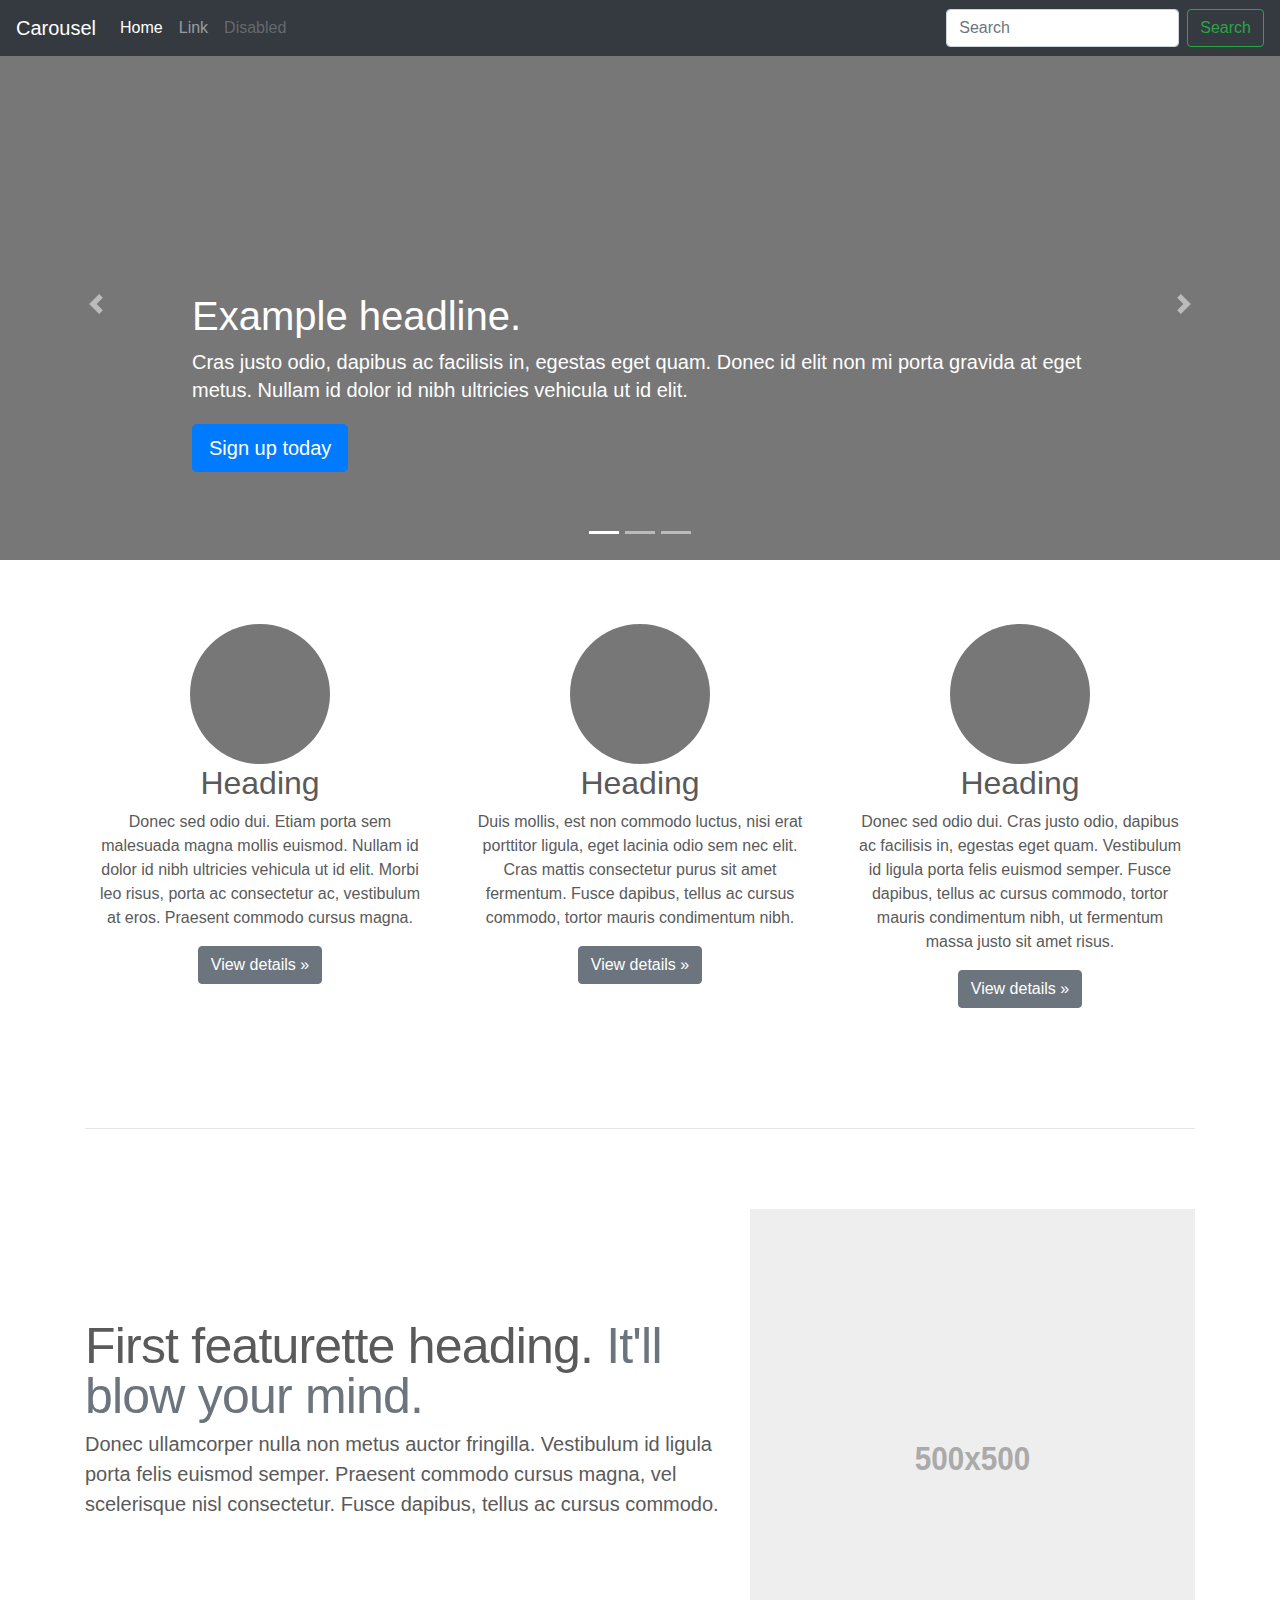
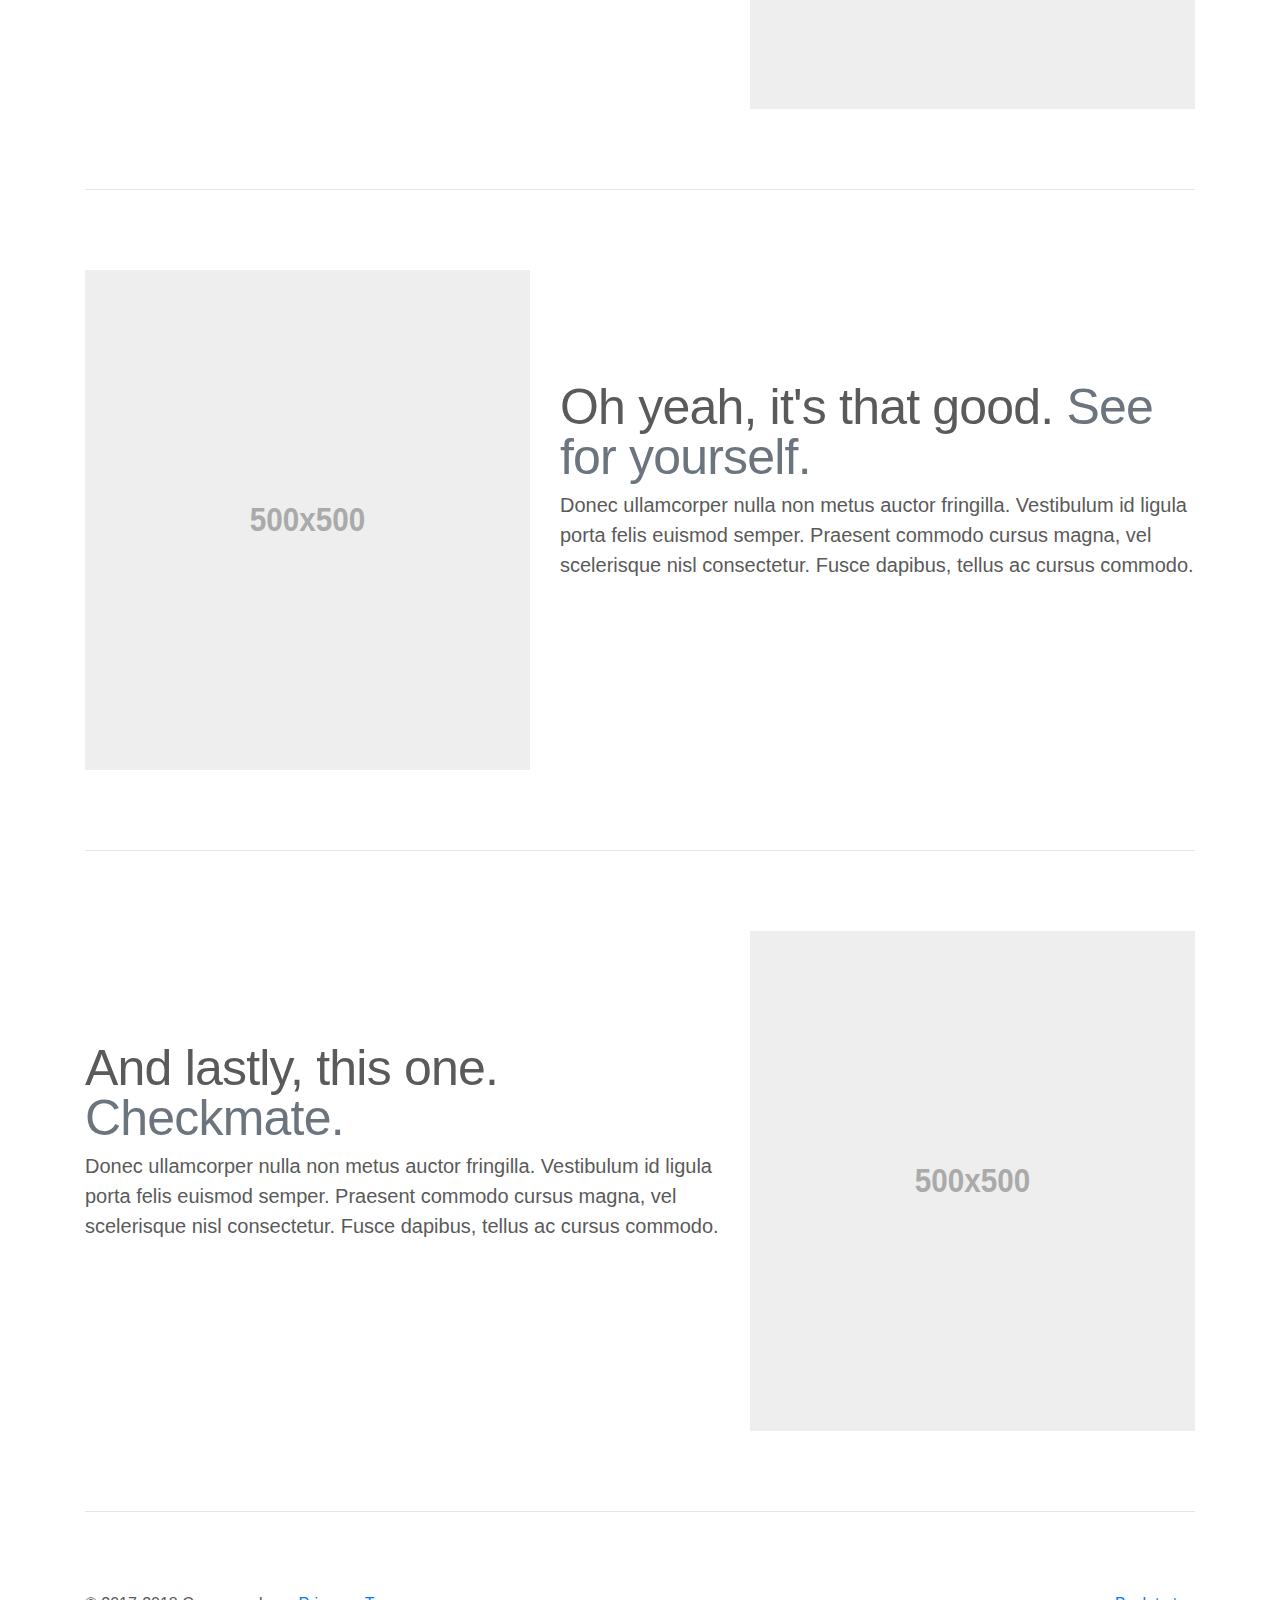
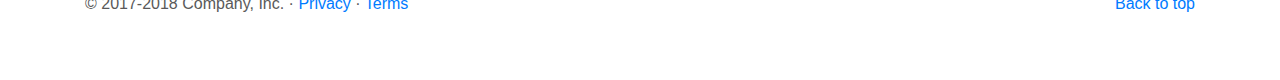
<file: Bootstrap/source_files/bootstrap-4.0.0/bootstrap-4.0.0/docs/4.0/examples/carousel/index.html>
<!doctype html>
<html lang="en">
  <head>
    <meta charset="utf-8">
    <meta name="viewport" content="width=device-width, initial-scale=1, shrink-to-fit=no">
    <meta name="description" content="">
    <meta name="author" content="">
    <link rel="icon" href="../../../../favicon.ico">

    <title>Carousel Template for Bootstrap</title>

    <!-- Bootstrap core CSS -->
    <link href="../../../../dist/css/bootstrap.min.css" rel="stylesheet">

    <!-- Custom styles for this template -->
    <link href="carousel.css" rel="stylesheet">
  </head>
  <body>

    <header>
      <nav class="navbar navbar-expand-md navbar-dark fixed-top bg-dark">
        <a class="navbar-brand" href="#">Carousel</a>
        <button class="navbar-toggler" type="button" data-toggle="collapse" data-target="#navbarCollapse" aria-controls="navbarCollapse" aria-expanded="false" aria-label="Toggle navigation">
          <span class="navbar-toggler-icon"></span>
        </button>
        <div class="collapse navbar-collapse" id="navbarCollapse">
          <ul class="navbar-nav mr-auto">
            <li class="nav-item active">
              <a class="nav-link" href="#">Home <span class="sr-only">(current)</span></a>
            </li>
            <li class="nav-item">
              <a class="nav-link" href="#">Link</a>
            </li>
            <li class="nav-item">
              <a class="nav-link disabled" href="#">Disabled</a>
            </li>
          </ul>
          <form class="form-inline mt-2 mt-md-0">
            <input class="form-control mr-sm-2" type="text" placeholder="Search" aria-label="Search">
            <button class="btn btn-outline-success my-2 my-sm-0" type="submit">Search</button>
          </form>
        </div>
      </nav>
    </header>

    <main role="main">

      <div id="myCarousel" class="carousel slide" data-ride="carousel">
        <ol class="carousel-indicators">
          <li data-target="#myCarousel" data-slide-to="0" class="active"></li>
          <li data-target="#myCarousel" data-slide-to="1"></li>
          <li data-target="#myCarousel" data-slide-to="2"></li>
        </ol>
        <div class="carousel-inner">
          <div class="carousel-item active">
            <img class="first-slide" src="[data-uri]" alt="First slide">
            <div class="container">
              <div class="carousel-caption text-left">
                <h1>Example headline.</h1>
                <p>Cras justo odio, dapibus ac facilisis in, egestas eget quam. Donec id elit non mi porta gravida at eget metus. Nullam id dolor id nibh ultricies vehicula ut id elit.</p>
                <p><a class="btn btn-lg btn-primary" href="#" role="button">Sign up today</a></p>
              </div>
            </div>
          </div>
          <div class="carousel-item">
            <img class="second-slide" src="[data-uri]" alt="Second slide">
            <div class="container">
              <div class="carousel-caption">
                <h1>Another example headline.</h1>
                <p>Cras justo odio, dapibus ac facilisis in, egestas eget quam. Donec id elit non mi porta gravida at eget metus. Nullam id dolor id nibh ultricies vehicula ut id elit.</p>
                <p><a class="btn btn-lg btn-primary" href="#" role="button">Learn more</a></p>
              </div>
            </div>
          </div>
          <div class="carousel-item">
            <img class="third-slide" src="[data-uri]" alt="Third slide">
            <div class="container">
              <div class="carousel-caption text-right">
                <h1>One more for good measure.</h1>
                <p>Cras justo odio, dapibus ac facilisis in, egestas eget quam. Donec id elit non mi porta gravida at eget metus. Nullam id dolor id nibh ultricies vehicula ut id elit.</p>
                <p><a class="btn btn-lg btn-primary" href="#" role="button">Browse gallery</a></p>
              </div>
            </div>
          </div>
        </div>
        <a class="carousel-control-prev" href="#myCarousel" role="button" data-slide="prev">
          <span class="carousel-control-prev-icon" aria-hidden="true"></span>
          <span class="sr-only">Previous</span>
        </a>
        <a class="carousel-control-next" href="#myCarousel" role="button" data-slide="next">
          <span class="carousel-control-next-icon" aria-hidden="true"></span>
          <span class="sr-only">Next</span>
        </a>
      </div>


      <!-- Marketing messaging and featurettes
      ================================================== -->
      <!-- Wrap the rest of the page in another container to center all the content. -->

      <div class="container marketing">

        <!-- Three columns of text below the carousel -->
        <div class="row">
          <div class="col-lg-4">
            <img class="rounded-circle" src="[data-uri]" alt="Generic placeholder image" width="140" height="140">
            <h2>Heading</h2>
            <p>Donec sed odio dui. Etiam porta sem malesuada magna mollis euismod. Nullam id dolor id nibh ultricies vehicula ut id elit. Morbi leo risus, porta ac consectetur ac, vestibulum at eros. Praesent commodo cursus magna.</p>
            <p><a class="btn btn-secondary" href="#" role="button">View details &raquo;</a></p>
          </div><!-- /.col-lg-4 -->
          <div class="col-lg-4">
            <img class="rounded-circle" src="[data-uri]" alt="Generic placeholder image" width="140" height="140">
            <h2>Heading</h2>
            <p>Duis mollis, est non commodo luctus, nisi erat porttitor ligula, eget lacinia odio sem nec elit. Cras mattis consectetur purus sit amet fermentum. Fusce dapibus, tellus ac cursus commodo, tortor mauris condimentum nibh.</p>
            <p><a class="btn btn-secondary" href="#" role="button">View details &raquo;</a></p>
          </div><!-- /.col-lg-4 -->
          <div class="col-lg-4">
            <img class="rounded-circle" src="[data-uri]" alt="Generic placeholder image" width="140" height="140">
            <h2>Heading</h2>
            <p>Donec sed odio dui. Cras justo odio, dapibus ac facilisis in, egestas eget quam. Vestibulum id ligula porta felis euismod semper. Fusce dapibus, tellus ac cursus commodo, tortor mauris condimentum nibh, ut fermentum massa justo sit amet risus.</p>
            <p><a class="btn btn-secondary" href="#" role="button">View details &raquo;</a></p>
          </div><!-- /.col-lg-4 -->
        </div><!-- /.row -->


        <!-- START THE FEATURETTES -->

        <hr class="featurette-divider">

        <div class="row featurette">
          <div class="col-md-7">
            <h2 class="featurette-heading">First featurette heading. <span class="text-muted">It'll blow your mind.</span></h2>
            <p class="lead">Donec ullamcorper nulla non metus auctor fringilla. Vestibulum id ligula porta felis euismod semper. Praesent commodo cursus magna, vel scelerisque nisl consectetur. Fusce dapibus, tellus ac cursus commodo.</p>
          </div>
          <div class="col-md-5">
            <img class="featurette-image img-fluid mx-auto" data-src="holder.js/500x500/auto" alt="Generic placeholder image">
          </div>
        </div>

        <hr class="featurette-divider">

        <div class="row featurette">
          <div class="col-md-7 order-md-2">
            <h2 class="featurette-heading">Oh yeah, it's that good. <span class="text-muted">See for yourself.</span></h2>
            <p class="lead">Donec ullamcorper nulla non metus auctor fringilla. Vestibulum id ligula porta felis euismod semper. Praesent commodo cursus magna, vel scelerisque nisl consectetur. Fusce dapibus, tellus ac cursus commodo.</p>
          </div>
          <div class="col-md-5 order-md-1">
            <img class="featurette-image img-fluid mx-auto" data-src="holder.js/500x500/auto" alt="Generic placeholder image">
          </div>
        </div>

        <hr class="featurette-divider">

        <div class="row featurette">
          <div class="col-md-7">
            <h2 class="featurette-heading">And lastly, this one. <span class="text-muted">Checkmate.</span></h2>
            <p class="lead">Donec ullamcorper nulla non metus auctor fringilla. Vestibulum id ligula porta felis euismod semper. Praesent commodo cursus magna, vel scelerisque nisl consectetur. Fusce dapibus, tellus ac cursus commodo.</p>
          </div>
          <div class="col-md-5">
            <img class="featurette-image img-fluid mx-auto" data-src="holder.js/500x500/auto" alt="Generic placeholder image">
          </div>
        </div>

        <hr class="featurette-divider">

        <!-- /END THE FEATURETTES -->

      </div><!-- /.container -->


      <!-- FOOTER -->
      <footer class="container">
        <p class="float-right"><a href="#">Back to top</a></p>
        <p>&copy; 2017-2018 Company, Inc. &middot; <a href="#">Privacy</a> &middot; <a href="#">Terms</a></p>
      </footer>
    </main>

    <!-- Bootstrap core JavaScript
    ================================================== -->
    <!-- Placed at the end of the document so the pages load faster -->
    <script src="https://code.jquery.com/jquery-3.2.1.slim.min.js" integrity="sha384-KJ3o2DKtIkvYIK3UENzmM7KCkRr/rE9/Qpg6aAZGJwFDMVNA/GpGFF93hXpG5KkN" crossorigin="anonymous"></script>
    <script>window.jQuery || document.write('<script src="../../../../assets/js/vendor/jquery-slim.min.js"><\/script>')</script>
    <script src="../../../../assets/js/vendor/popper.min.js"></script>
    <script src="../../../../dist/js/bootstrap.min.js"></script>
    <!-- Just to make our placeholder images work. Don't actually copy the next line! -->
    <script src="../../../../assets/js/vendor/holder.min.js"></script>
  </body>
</html>
</file>
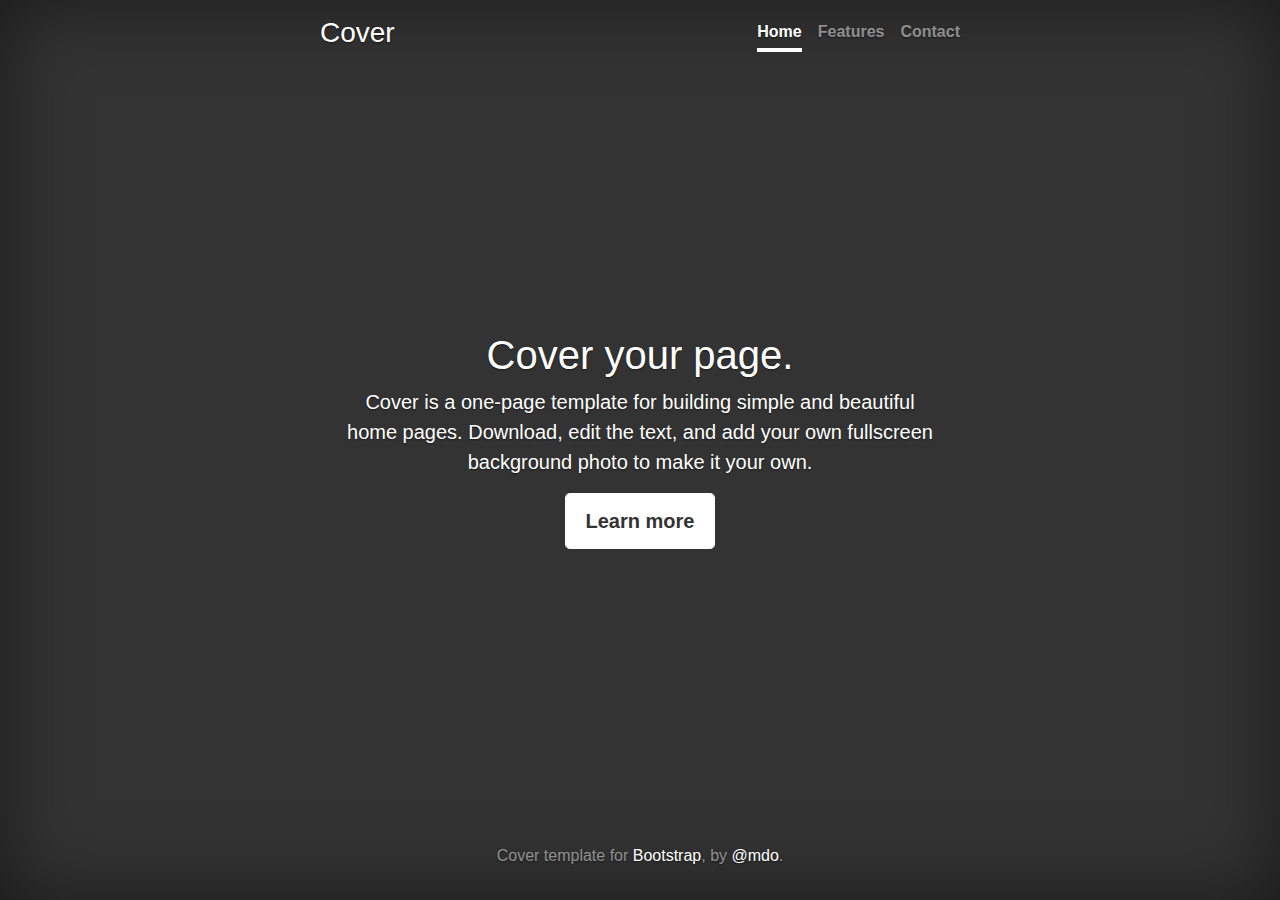
<file: Bootstrap/source_files/bootstrap-4.0.0/bootstrap-4.0.0/docs/4.0/examples/cover/index.html>
<!doctype html>
<html lang="en">
  <head>
    <meta charset="utf-8">
    <meta name="viewport" content="width=device-width, initial-scale=1, shrink-to-fit=no">
    <meta name="description" content="">
    <meta name="author" content="">
    <link rel="icon" href="../../../../favicon.ico">

    <title>Cover Template for Bootstrap</title>

    <!-- Bootstrap core CSS -->
    <link href="../../../../dist/css/bootstrap.min.css" rel="stylesheet">

    <!-- Custom styles for this template -->
    <link href="cover.css" rel="stylesheet">
  </head>

  <body class="text-center">

    <div class="cover-container d-flex h-100 p-3 mx-auto flex-column">
      <header class="masthead mb-auto">
        <div class="inner">
          <h3 class="masthead-brand">Cover</h3>
          <nav class="nav nav-masthead justify-content-center">
            <a class="nav-link active" href="#">Home</a>
            <a class="nav-link" href="#">Features</a>
            <a class="nav-link" href="#">Contact</a>
          </nav>
        </div>
      </header>

      <main role="main" class="inner cover">
        <h1 class="cover-heading">Cover your page.</h1>
        <p class="lead">Cover is a one-page template for building simple and beautiful home pages. Download, edit the text, and add your own fullscreen background photo to make it your own.</p>
        <p class="lead">
          <a href="#" class="btn btn-lg btn-secondary">Learn more</a>
        </p>
      </main>

      <footer class="mastfoot mt-auto">
        <div class="inner">
          <p>Cover template for <a href="https://getbootstrap.com/">Bootstrap</a>, by <a href="https://twitter.com/mdo">@mdo</a>.</p>
        </div>
      </footer>
    </div>


    <!-- Bootstrap core JavaScript
    ================================================== -->
    <!-- Placed at the end of the document so the pages load faster -->
    <script src="https://code.jquery.com/jquery-3.2.1.slim.min.js" integrity="sha384-KJ3o2DKtIkvYIK3UENzmM7KCkRr/rE9/Qpg6aAZGJwFDMVNA/GpGFF93hXpG5KkN" crossorigin="anonymous"></script>
    <script>window.jQuery || document.write('<script src="../../../../assets/js/vendor/jquery-slim.min.js"><\/script>')</script>
    <script src="../../../../assets/js/vendor/popper.min.js"></script>
    <script src="../../../../dist/js/bootstrap.min.js"></script>
  </body>
</html>
</file>
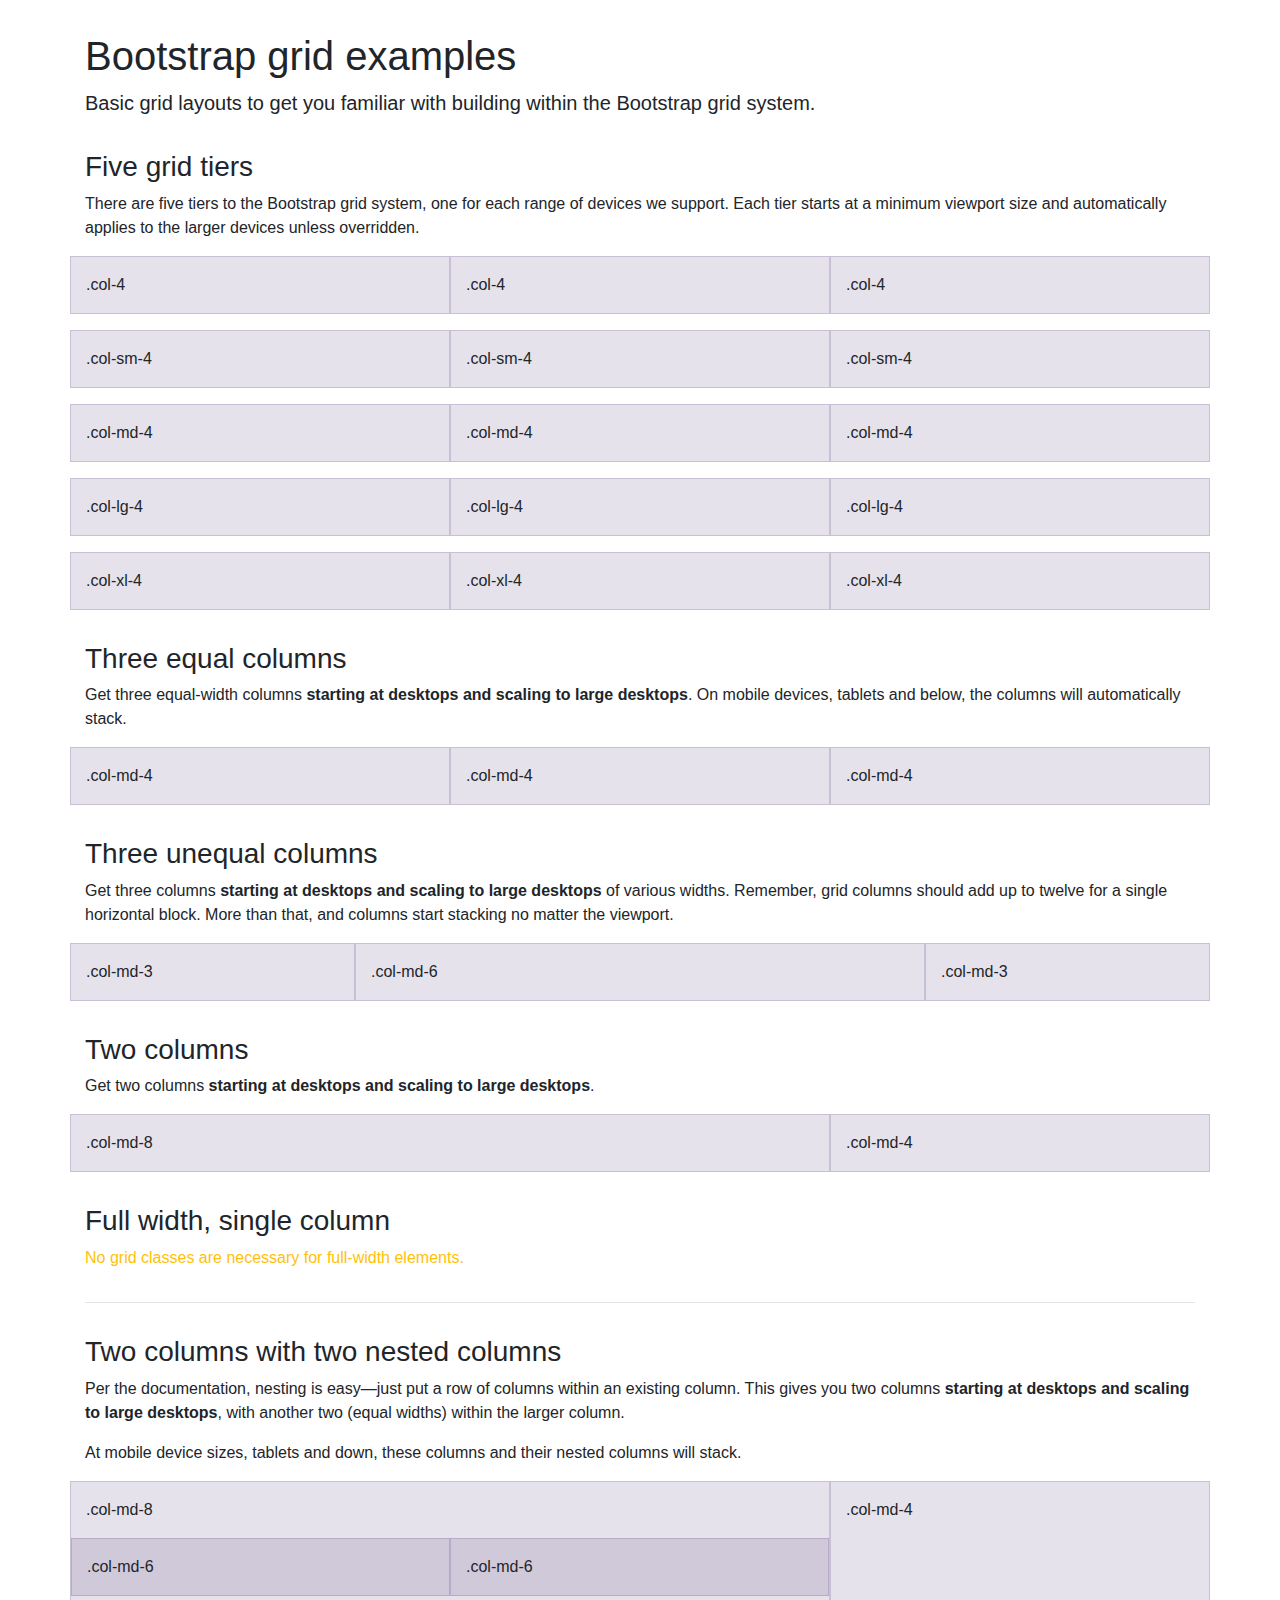
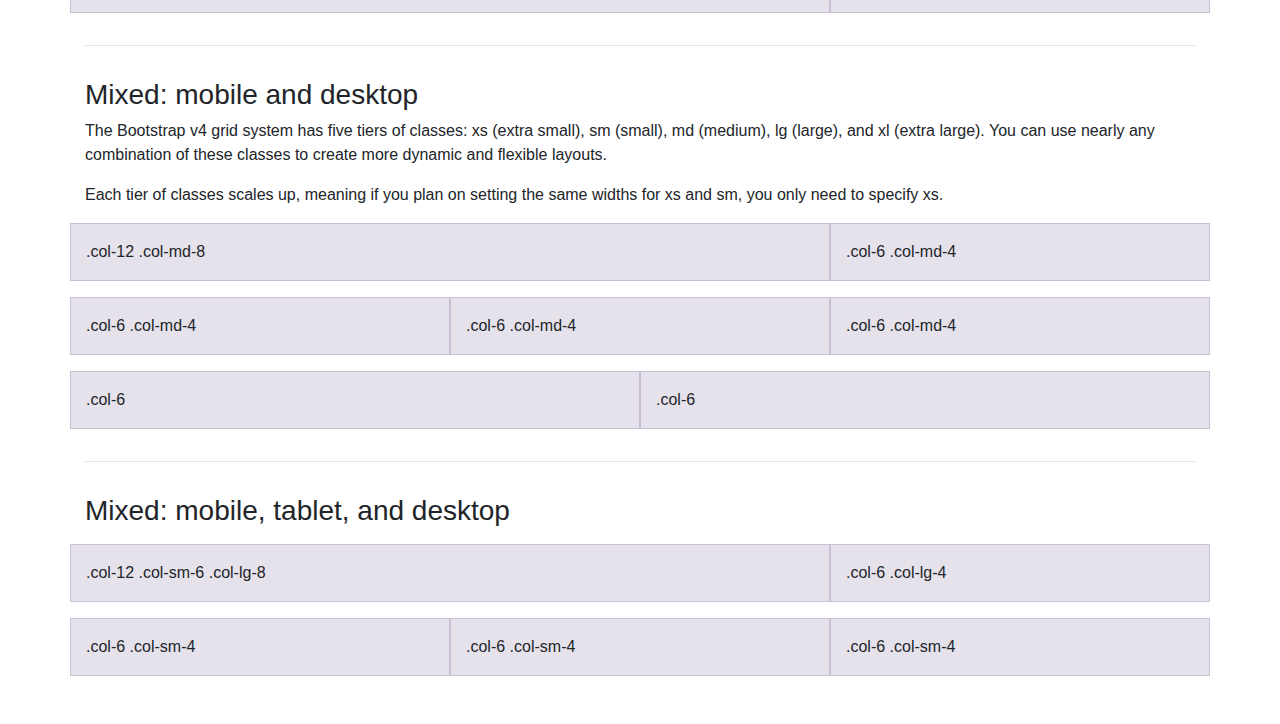
<file: Bootstrap/source_files/bootstrap-4.0.0/bootstrap-4.0.0/docs/4.0/examples/grid/index.html>
<!doctype html>
<html lang="en">
  <head>
    <meta charset="utf-8">
    <meta name="viewport" content="width=device-width, initial-scale=1, shrink-to-fit=no">
    <meta name="description" content="">
    <meta name="author" content="">
    <link rel="icon" href="../../../../favicon.ico">

    <title>Grid Template for Bootstrap</title>

    <!-- Bootstrap core CSS -->
    <link href="../../../../dist/css/bootstrap.min.css" rel="stylesheet">

    <!-- Custom styles for this template -->
    <link href="grid.css" rel="stylesheet">
  </head>

  <body>
    <div class="container">

      <h1>Bootstrap grid examples</h1>
      <p class="lead">Basic grid layouts to get you familiar with building within the Bootstrap grid system.</p>

      <h3>Five grid tiers</h3>
      <p>There are five tiers to the Bootstrap grid system, one for each range of devices we support. Each tier starts at a minimum viewport size and automatically applies to the larger devices unless overridden.</p>

      <div class="row">
        <div class="col-4">.col-4</div>
        <div class="col-4">.col-4</div>
        <div class="col-4">.col-4</div>
      </div>

      <div class="row">
        <div class="col-sm-4">.col-sm-4</div>
        <div class="col-sm-4">.col-sm-4</div>
        <div class="col-sm-4">.col-sm-4</div>
      </div>

      <div class="row">
        <div class="col-md-4">.col-md-4</div>
        <div class="col-md-4">.col-md-4</div>
        <div class="col-md-4">.col-md-4</div>
      </div>

      <div class="row">
        <div class="col-lg-4">.col-lg-4</div>
        <div class="col-lg-4">.col-lg-4</div>
        <div class="col-lg-4">.col-lg-4</div>
      </div>

      <div class="row">
        <div class="col-xl-4">.col-xl-4</div>
        <div class="col-xl-4">.col-xl-4</div>
        <div class="col-xl-4">.col-xl-4</div>
      </div>

      <h3>Three equal columns</h3>
      <p>Get three equal-width columns <strong>starting at desktops and scaling to large desktops</strong>. On mobile devices, tablets and below, the columns will automatically stack.</p>
      <div class="row">
        <div class="col-md-4">.col-md-4</div>
        <div class="col-md-4">.col-md-4</div>
        <div class="col-md-4">.col-md-4</div>
      </div>

      <h3>Three unequal columns</h3>
      <p>Get three columns <strong>starting at desktops and scaling to large desktops</strong> of various widths. Remember, grid columns should add up to twelve for a single horizontal block. More than that, and columns start stacking no matter the viewport.</p>
      <div class="row">
        <div class="col-md-3">.col-md-3</div>
        <div class="col-md-6">.col-md-6</div>
        <div class="col-md-3">.col-md-3</div>
      </div>

      <h3>Two columns</h3>
      <p>Get two columns <strong>starting at desktops and scaling to large desktops</strong>.</p>
      <div class="row">
        <div class="col-md-8">.col-md-8</div>
        <div class="col-md-4">.col-md-4</div>
      </div>

      <h3>Full width, single column</h3>
      <p class="text-warning">No grid classes are necessary for full-width elements.</p>

      <hr>

      <h3>Two columns with two nested columns</h3>
      <p>Per the documentation, nesting is easy—just put a row of columns within an existing column. This gives you two columns <strong>starting at desktops and scaling to large desktops</strong>, with another two (equal widths) within the larger column.</p>
      <p>At mobile device sizes, tablets and down, these columns and their nested columns will stack.</p>
      <div class="row">
        <div class="col-md-8">
          .col-md-8
          <div class="row">
            <div class="col-md-6">.col-md-6</div>
            <div class="col-md-6">.col-md-6</div>
          </div>
        </div>
        <div class="col-md-4">.col-md-4</div>
      </div>

      <hr>

      <h3>Mixed: mobile and desktop</h3>
      <p>The Bootstrap v4 grid system has five tiers of classes: xs (extra small), sm (small), md (medium), lg (large), and xl (extra large). You can use nearly any combination of these classes to create more dynamic and flexible layouts.</p>
      <p>Each tier of classes scales up, meaning if you plan on setting the same widths for xs and sm, you only need to specify xs.</p>
      <div class="row">
        <div class="col-12 col-md-8">.col-12 .col-md-8</div>
        <div class="col-6 col-md-4">.col-6 .col-md-4</div>
      </div>
      <div class="row">
        <div class="col-6 col-md-4">.col-6 .col-md-4</div>
        <div class="col-6 col-md-4">.col-6 .col-md-4</div>
        <div class="col-6 col-md-4">.col-6 .col-md-4</div>
      </div>
      <div class="row">
        <div class="col-6">.col-6</div>
        <div class="col-6">.col-6</div>
      </div>

      <hr>

      <h3>Mixed: mobile, tablet, and desktop</h3>
      <p></p>
      <div class="row">
        <div class="col-12 col-sm-6 col-lg-8">.col-12 .col-sm-6 .col-lg-8</div>
        <div class="col-6 col-lg-4">.col-6 .col-lg-4</div>
      </div>
      <div class="row">
        <div class="col-6 col-sm-4">.col-6 .col-sm-4</div>
        <div class="col-6 col-sm-4">.col-6 .col-sm-4</div>
        <div class="col-6 col-sm-4">.col-6 .col-sm-4</div>
      </div>

    </div> <!-- /container -->
  </body>
</html>
</file>
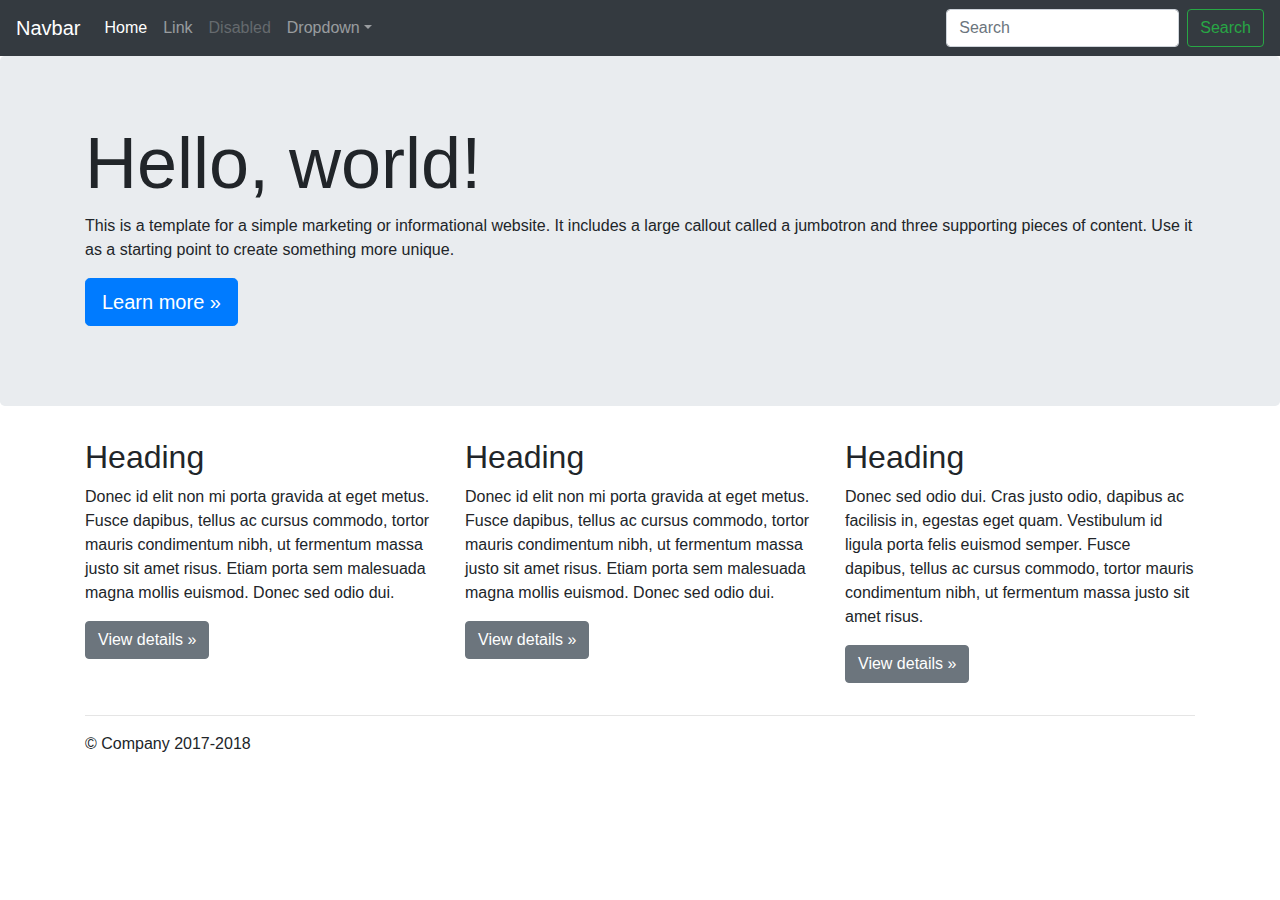
<file: Bootstrap/source_files/bootstrap-4.0.0/bootstrap-4.0.0/docs/4.0/examples/jumbotron/index.html>
<!doctype html>
<html lang="en">
  <head>
    <meta charset="utf-8">
    <meta name="viewport" content="width=device-width, initial-scale=1, shrink-to-fit=no">
    <meta name="description" content="">
    <meta name="author" content="">
    <link rel="icon" href="../../../../favicon.ico">

    <title>Jumbotron Template for Bootstrap</title>

    <!-- Bootstrap core CSS -->
    <link href="../../../../dist/css/bootstrap.min.css" rel="stylesheet">

    <!-- Custom styles for this template -->
    <link href="jumbotron.css" rel="stylesheet">
  </head>

  <body>

    <nav class="navbar navbar-expand-md navbar-dark fixed-top bg-dark">
      <a class="navbar-brand" href="#">Navbar</a>
      <button class="navbar-toggler" type="button" data-toggle="collapse" data-target="#navbarsExampleDefault" aria-controls="navbarsExampleDefault" aria-expanded="false" aria-label="Toggle navigation">
        <span class="navbar-toggler-icon"></span>
      </button>

      <div class="collapse navbar-collapse" id="navbarsExampleDefault">
        <ul class="navbar-nav mr-auto">
          <li class="nav-item active">
            <a class="nav-link" href="#">Home <span class="sr-only">(current)</span></a>
          </li>
          <li class="nav-item">
            <a class="nav-link" href="#">Link</a>
          </li>
          <li class="nav-item">
            <a class="nav-link disabled" href="#">Disabled</a>
          </li>
          <li class="nav-item dropdown">
            <a class="nav-link dropdown-toggle" href="http://example.com" id="dropdown01" data-toggle="dropdown" aria-haspopup="true" aria-expanded="false">Dropdown</a>
            <div class="dropdown-menu" aria-labelledby="dropdown01">
              <a class="dropdown-item" href="#">Action</a>
              <a class="dropdown-item" href="#">Another action</a>
              <a class="dropdown-item" href="#">Something else here</a>
            </div>
          </li>
        </ul>
        <form class="form-inline my-2 my-lg-0">
          <input class="form-control mr-sm-2" type="text" placeholder="Search" aria-label="Search">
          <button class="btn btn-outline-success my-2 my-sm-0" type="submit">Search</button>
        </form>
      </div>
    </nav>

    <main role="main">

      <!-- Main jumbotron for a primary marketing message or call to action -->
      <div class="jumbotron">
        <div class="container">
          <h1 class="display-3">Hello, world!</h1>
          <p>This is a template for a simple marketing or informational website. It includes a large callout called a jumbotron and three supporting pieces of content. Use it as a starting point to create something more unique.</p>
          <p><a class="btn btn-primary btn-lg" href="#" role="button">Learn more &raquo;</a></p>
        </div>
      </div>

      <div class="container">
        <!-- Example row of columns -->
        <div class="row">
          <div class="col-md-4">
            <h2>Heading</h2>
            <p>Donec id elit non mi porta gravida at eget metus. Fusce dapibus, tellus ac cursus commodo, tortor mauris condimentum nibh, ut fermentum massa justo sit amet risus. Etiam porta sem malesuada magna mollis euismod. Donec sed odio dui. </p>
            <p><a class="btn btn-secondary" href="#" role="button">View details &raquo;</a></p>
          </div>
          <div class="col-md-4">
            <h2>Heading</h2>
            <p>Donec id elit non mi porta gravida at eget metus. Fusce dapibus, tellus ac cursus commodo, tortor mauris condimentum nibh, ut fermentum massa justo sit amet risus. Etiam porta sem malesuada magna mollis euismod. Donec sed odio dui. </p>
            <p><a class="btn btn-secondary" href="#" role="button">View details &raquo;</a></p>
          </div>
          <div class="col-md-4">
            <h2>Heading</h2>
            <p>Donec sed odio dui. Cras justo odio, dapibus ac facilisis in, egestas eget quam. Vestibulum id ligula porta felis euismod semper. Fusce dapibus, tellus ac cursus commodo, tortor mauris condimentum nibh, ut fermentum massa justo sit amet risus.</p>
            <p><a class="btn btn-secondary" href="#" role="button">View details &raquo;</a></p>
          </div>
        </div>

        <hr>

      </div> <!-- /container -->

    </main>

    <footer class="container">
      <p>&copy; Company 2017-2018</p>
    </footer>

    <!-- Bootstrap core JavaScript
    ================================================== -->
    <!-- Placed at the end of the document so the pages load faster -->
    <script src="https://code.jquery.com/jquery-3.2.1.slim.min.js" integrity="sha384-KJ3o2DKtIkvYIK3UENzmM7KCkRr/rE9/Qpg6aAZGJwFDMVNA/GpGFF93hXpG5KkN" crossorigin="anonymous"></script>
    <script>window.jQuery || document.write('<script src="../../../../assets/js/vendor/jquery-slim.min.js"><\/script>')</script>
    <script src="../../../../assets/js/vendor/popper.min.js"></script>
    <script src="../../../../dist/js/bootstrap.min.js"></script>
  </body>
</html>
</file>
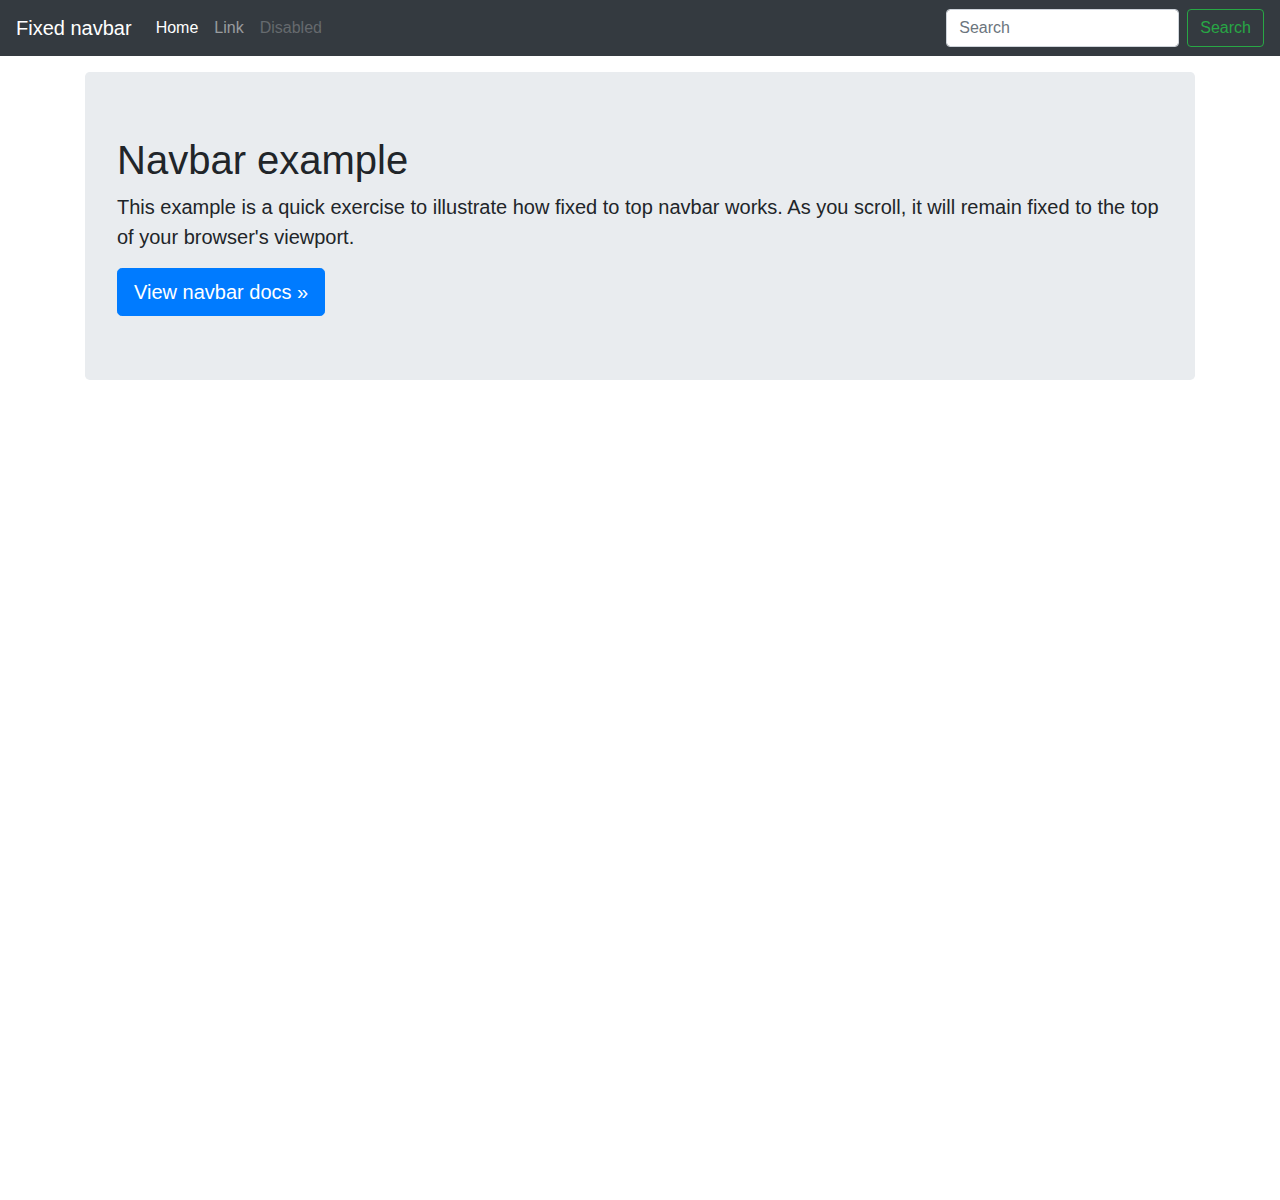
<file: Bootstrap/source_files/bootstrap-4.0.0/bootstrap-4.0.0/docs/4.0/examples/navbar-fixed/index.html>
<!doctype html>
<html lang="en">
  <head>
    <meta charset="utf-8">
    <meta name="viewport" content="width=device-width, initial-scale=1, shrink-to-fit=no">
    <meta name="description" content="">
    <meta name="author" content="">
    <link rel="icon" href="../../../../favicon.ico">

    <title>Fixed top navbar example for Bootstrap</title>

    <!-- Bootstrap core CSS -->
    <link href="../../../../dist/css/bootstrap.min.css" rel="stylesheet">

    <!-- Custom styles for this template -->
    <link href="navbar-top-fixed.css" rel="stylesheet">
  </head>

  <body>

    <nav class="navbar navbar-expand-md navbar-dark fixed-top bg-dark">
      <a class="navbar-brand" href="#">Fixed navbar</a>
      <button class="navbar-toggler" type="button" data-toggle="collapse" data-target="#navbarCollapse" aria-controls="navbarCollapse" aria-expanded="false" aria-label="Toggle navigation">
        <span class="navbar-toggler-icon"></span>
      </button>
      <div class="collapse navbar-collapse" id="navbarCollapse">
        <ul class="navbar-nav mr-auto">
          <li class="nav-item active">
            <a class="nav-link" href="#">Home <span class="sr-only">(current)</span></a>
          </li>
          <li class="nav-item">
            <a class="nav-link" href="#">Link</a>
          </li>
          <li class="nav-item">
            <a class="nav-link disabled" href="#">Disabled</a>
          </li>
        </ul>
        <form class="form-inline mt-2 mt-md-0">
          <input class="form-control mr-sm-2" type="text" placeholder="Search" aria-label="Search">
          <button class="btn btn-outline-success my-2 my-sm-0" type="submit">Search</button>
        </form>
      </div>
    </nav>

    <main role="main" class="container">
      <div class="jumbotron">
        <h1>Navbar example</h1>
        <p class="lead">This example is a quick exercise to illustrate how fixed to top navbar works. As you scroll, it will remain fixed to the top of your browser's viewport.</p>
        <a class="btn btn-lg btn-primary" href="../../components/navbar/" role="button">View navbar docs &raquo;</a>
      </div>
    </main>

    <!-- Bootstrap core JavaScript
    ================================================== -->
    <!-- Placed at the end of the document so the pages load faster -->
    <script src="https://code.jquery.com/jquery-3.2.1.slim.min.js" integrity="sha384-KJ3o2DKtIkvYIK3UENzmM7KCkRr/rE9/Qpg6aAZGJwFDMVNA/GpGFF93hXpG5KkN" crossorigin="anonymous"></script>
    <script>window.jQuery || document.write('<script src="../../../../assets/js/vendor/jquery-slim.min.js"><\/script>')</script>
    <script src="../../../../assets/js/vendor/popper.min.js"></script>
    <script src="../../../../dist/js/bootstrap.min.js"></script>
  </body>
</html>
</file>
<file: css/carousel.css>
/* GLOBAL STYLES
-------------------------------------------------- */
/* Padding below the footer and lighter body text */

body {
  padding-top: 3rem;
  padding-bottom: 3rem;
  color: #5a5a5a;
}


/* CUSTOMIZE THE CAROUSEL
-------------------------------------------------- */

/* Carousel base class */
.carousel {
  margin-bottom: 4rem;
}
/* Since positioning the image, we need to help out the caption */
.carousel-caption {
  z-index: 10;
  bottom: 3rem;
}

/* Declare heights because of positioning of img element */
.carousel-item {
  height: 32rem;
  background-color: #777;
}
.carousel-item > img {
  position: absolute;
  top: 0;
  left: 0;
  min-width: 100%;
  height: 32rem;
}


/* MARKETING CONTENT
-------------------------------------------------- */

/* Center align the text within the three columns below the carousel */
.marketing .col-lg-4 {
  margin-bottom: 1.5rem;
  text-align: center;
}
.marketing h2 {
  font-weight: normal;
}
.marketing .col-lg-4 p {
  margin-right: .75rem;
  margin-left: .75rem;
}


/* Featurettes
------------------------- */

.featurette-divider {
  margin: 5rem 0; /* Space out the Bootstrap <hr> more */
}

/* Thin out the marketing headings */
.featurette-heading {
  font-weight: 300;
  line-height: 1;
  letter-spacing: -.05rem;
}


/* RESPONSIVE CSS
-------------------------------------------------- */

@media (min-width: 40em) {
  /* Bump up size of carousel content */
  .carousel-caption p {
    margin-bottom: 1.25rem;
    font-size: 1.25rem;
    line-height: 1.4;
  }

  .featurette-heading {
    font-size: 50px;
  }
}

@media (min-width: 62em) {
  .featurette-heading {
    margin-top: 7rem;
  }
}
</file>
<file: css/main.css>
.tagline {
   /* clear: left; semaus commented 
      left: -6px;
	  May 18th
	  position: relative; */
    color: #ED8438;
	/*float: right;
	margin-top: -3px; */
	font-size: 13px;  
}

.navbar-light {
	background: white;
}

.navbar{
	/*border-bottom: 1px solid #ED8438;*/
	/*background: #adb5bd; #ced4da; #BBBBBB; #6c757d*/
	background: #BBBBBB;
	/*#adb5bd;*/
	font-size: 105%;
	color: white;
}

.navbar-header img{
	width: 75%;
    height: auto;
    background: white;
	border-radius: 10px;
	padding: 3px;
}

.border-blue img{
	border: 1px solid #209BE6;
}

.header_contact {
	color: #209BE6;
}

.dropdown-toggle:hover .nav-links {
	display: block;
}

.nav-item{
	padding-right: 4px;
	padding-left: 4px;
}

.nav-link-color {
	color: #FFFFFF;
	transition: all 0.3s ease-in-out;
}

.nav-link-color:hover {
	color: #209BE6;
	/*color: #ED8438; */
}

.dropdown {
	display: inline-block;
	}

.nav-border{
	background: #EEEEEE;
	border: 1px solid #ED8438;
	transition-property: border-width;
    transition-duration: 0.1s;
    transition-timing-function: linear;
    transition-delay: 0s;
}

.orange-border-bottom-side{
	border: 1px solid #ED8438;
}

/*
.nav-border:hover {
	border-width: 0px;
}
*/

.search-button {
	background-color: white;
	transition: all 0.3s ease-in-out;
	color: black;
}

.search-button:hover {
	background-color: #ED8438;
	color: white;
}

.btn-outline-success:hover {
	background-color: #ED8438;
}

.row_colour1 {
	background: #cccccc;
}

.centrecom-orange {
	color: #ED8438;
}

.grey_writing {
	color: grey;
}

.centrecom-content-1 {
	border: 2px solid #ED8438;
	padding-top: 10px;
	padding-bottom: 10px;
	box-shadow: 0 20px 20px rgba(0, 0, 0, 0.3)
}

.client_heading_1 {
	padding-top: 5%;
}

.client_experience_1 {
	padding-bottom: 5%;
}

.client-experience-card {
	border: 2px solid #ED8438;
	padding-top: 5px;
}

.form_background {
	background: #209BE6;
	border: 5px;
}

.client-background{
	background: #DDDDDD;
}

.client-box{
	margin-bottom: 10px;
}

.shadow-form { 
	box-shadow: 0 20px 20px rgba(0, 0, 0, 0.3),0 6px 20px 0 rgba(0, 0, 0, 0.19);
}

.form-transitions {
	transition: all 0.4s ease-in-out;
}

.form-transitions:focus {
	border: 1px solid #ED8438;
}

footer{
	background: #aaaaaa;
}

.footer-copyright{
	background: #888888;
}


.fa {
	padding-right: 10px;
	font-size: 20px;
	text-decoration: none;
}

.social-fa {
	padding-right: 10px;
	font-size: 20px;
	transition: all 0.4s ease-in-out;
	text-decoration: none;
	color: white;
}

.social-fa:hover {
	color: #ED8438;
    text-decoration: none;
}

.navbar-social {
	padding-right: 10px;
	font-size: 20px;
	transition: all 0.4s ease-in-out;
	text-decoration: none;
	color: #ED8438;
	text-decoration: none;
}

.navbar-social:hover {
	color: #209BE6;
	text-decoration: none;
}

/* Set a specific color for each brand */



.comments { display: none; }

.border-top { border-top: 1px solid #e5e5e5; }
.border-bottom { border-bottom: 1px solid #e5e5e5; }
.border-top-gray { border-top-color: #adb5bd; }

.box-shadow { box-shadow: 0 .25rem .75rem rgba(0, 0, 0, .05); }
</file>
<file: Bootstrap/source_files/bootstrap-4.0.0/bootstrap-4.0.0/docs/4.0/examples/album/album.css>
:root {
  --jumbotron-padding-y: 3rem;
}

.jumbotron {
  padding-top: var(--jumbotron-padding-y);
  padding-bottom: var(--jumbotron-padding-y);
  margin-bottom: 0;
  background-color: #fff;
}
@media (min-width: 768px) {
  .jumbotron {
    padding-top: calc(var(--jumbotron-padding-y) * 2);
    padding-bottom: calc(var(--jumbotron-padding-y) * 2);
  }
}

.jumbotron p:last-child {
  margin-bottom: 0;
}

.jumbotron-heading {
  font-weight: 300;
}

.jumbotron .container {
  max-width: 40rem;
}

footer {
  padding-top: 3rem;
  padding-bottom: 3rem;
}

footer p {
  margin-bottom: .25rem;
}

.box-shadow { box-shadow: 0 .25rem .75rem rgba(0, 0, 0, .05); }
</file>
<file: Bootstrap/source_files/bootstrap-4.0.0/bootstrap-4.0.0/docs/4.0/examples/blog/blog.css>
/* stylelint-disable selector-list-comma-newline-after */

.blog-header {
  line-height: 1;
  border-bottom: 1px solid #e5e5e5;
}

.blog-header-logo {
  font-family: "Playfair Display", Georgia, "Times New Roman", serif;
  font-size: 2.25rem;
}

.blog-header-logo:hover {
  text-decoration: none;
}

h1, h2, h3, h4, h5, h6 {
  font-family: "Playfair Display", Georgia, "Times New Roman", serif;
}

.display-4 {
  font-size: 2.5rem;
}
@media (min-width: 768px) {
  .display-4 {
    font-size: 3rem;
  }
}

.nav-scroller {
  position: relative;
  z-index: 2;
  height: 2.75rem;
  overflow-y: hidden;
}

.nav-scroller .nav {
  display: -webkit-box;
  display: -ms-flexbox;
  display: flex;
  -ms-flex-wrap: nowrap;
  flex-wrap: nowrap;
  padding-bottom: 1rem;
  margin-top: -1px;
  overflow-x: auto;
  text-align: center;
  white-space: nowrap;
  -webkit-overflow-scrolling: touch;
}

.nav-scroller .nav-link {
  padding-top: .75rem;
  padding-bottom: .75rem;
  font-size: .875rem;
}

.card-img-right {
  height: 100%;
  border-radius: 0 3px 3px 0;
}

.flex-auto {
  -ms-flex: 0 0 auto;
  -webkit-box-flex: 0;
  flex: 0 0 auto;
}

.h-250 { height: 250px; }
@media (min-width: 768px) {
  .h-md-250 { height: 250px; }
}

.border-top { border-top: 1px solid #e5e5e5; }
.border-bottom { border-bottom: 1px solid #e5e5e5; }

.box-shadow { box-shadow: 0 .25rem .75rem rgba(0, 0, 0, .05); }

/*
 * Blog name and description
 */
.blog-title {
  margin-bottom: 0;
  font-size: 2rem;
  font-weight: 400;
}
.blog-description {
  font-size: 1.1rem;
  color: #999;
}

@media (min-width: 40em) {
  .blog-title {
    font-size: 3.5rem;
  }
}

/* Pagination */
.blog-pagination {
  margin-bottom: 4rem;
}
.blog-pagination > .btn {
  border-radius: 2rem;
}

/*
 * Blog posts
 */
.blog-post {
  margin-bottom: 4rem;
}
.blog-post-title {
  margin-bottom: .25rem;
  font-size: 2.5rem;
}
.blog-post-meta {
  margin-bottom: 1.25rem;
  color: #999;
}

/*
 * Footer
 */
.blog-footer {
  padding: 2.5rem 0;
  color: #999;
  text-align: center;
  background-color: #f9f9f9;
  border-top: .05rem solid #e5e5e5;
}
.blog-footer p:last-child {
  margin-bottom: 0;
}
</file>
<file: Bootstrap/source_files/bootstrap-4.0.0/bootstrap-4.0.0/docs/4.0/examples/carousel/carousel.css>
/* GLOBAL STYLES
-------------------------------------------------- */
/* Padding below the footer and lighter body text */

body {
  padding-top: 3rem;
  padding-bottom: 3rem;
  color: #5a5a5a;
}


/* CUSTOMIZE THE CAROUSEL
-------------------------------------------------- */

/* Carousel base class */
.carousel {
  margin-bottom: 4rem;
}
/* Since positioning the image, we need to help out the caption */
.carousel-caption {
  bottom: 3rem;
  z-index: 10;
}

/* Declare heights because of positioning of img element */
.carousel-item {
  height: 32rem;
  background-color: #777;
}
.carousel-item > img {
  position: absolute;
  top: 0;
  left: 0;
  min-width: 100%;
  height: 32rem;
}


/* MARKETING CONTENT
-------------------------------------------------- */

/* Center align the text within the three columns below the carousel */
.marketing .col-lg-4 {
  margin-bottom: 1.5rem;
  text-align: center;
}
.marketing h2 {
  font-weight: 400;
}
.marketing .col-lg-4 p {
  margin-right: .75rem;
  margin-left: .75rem;
}


/* Featurettes
------------------------- */

.featurette-divider {
  margin: 5rem 0; /* Space out the Bootstrap <hr> more */
}

/* Thin out the marketing headings */
.featurette-heading {
  font-weight: 300;
  line-height: 1;
  letter-spacing: -.05rem;
}


/* RESPONSIVE CSS
-------------------------------------------------- */

@media (min-width: 40em) {
  /* Bump up size of carousel content */
  .carousel-caption p {
    margin-bottom: 1.25rem;
    font-size: 1.25rem;
    line-height: 1.4;
  }

  .featurette-heading {
    font-size: 50px;
  }
}

@media (min-width: 62em) {
  .featurette-heading {
    margin-top: 7rem;
  }
}
</file>
<file: Bootstrap/source_files/bootstrap-4.0.0/bootstrap-4.0.0/docs/4.0/examples/cover/cover.css>
/*
 * Globals
 */

/* Links */
a,
a:focus,
a:hover {
  color: #fff;
}

/* Custom default button */
.btn-secondary,
.btn-secondary:hover,
.btn-secondary:focus {
  color: #333;
  text-shadow: none; /* Prevent inheritance from `body` */
  background-color: #fff;
  border: .05rem solid #fff;
}


/*
 * Base structure
 */

html,
body {
  height: 100%;
  background-color: #333;
}

body {
  display: -ms-flexbox;
  display: -webkit-box;
  display: flex;
  -ms-flex-pack: center;
  -webkit-box-pack: center;
  justify-content: center;
  color: #fff;
  text-shadow: 0 .05rem .1rem rgba(0, 0, 0, .5);
  box-shadow: inset 0 0 5rem rgba(0, 0, 0, .5);
}

.cover-container {
  max-width: 42em;
}


/*
 * Header
 */
.masthead {
  margin-bottom: 2rem;
}

.masthead-brand {
  margin-bottom: 0;
}

.nav-masthead .nav-link {
  padding: .25rem 0;
  font-weight: 700;
  color: rgba(255, 255, 255, .5);
  background-color: transparent;
  border-bottom: .25rem solid transparent;
}

.nav-masthead .nav-link:hover,
.nav-masthead .nav-link:focus {
  border-bottom-color: rgba(255, 255, 255, .25);
}

.nav-masthead .nav-link + .nav-link {
  margin-left: 1rem;
}

.nav-masthead .active {
  color: #fff;
  border-bottom-color: #fff;
}

@media (min-width: 48em) {
  .masthead-brand {
    float: left;
  }
  .nav-masthead {
    float: right;
  }
}


/*
 * Cover
 */
.cover {
  padding: 0 1.5rem;
}
.cover .btn-lg {
  padding: .75rem 1.25rem;
  font-weight: 700;
}


/*
 * Footer
 */
.mastfoot {
  color: rgba(255, 255, 255, .5);
}
</file>
<file: Bootstrap/source_files/bootstrap-4.0.0/bootstrap-4.0.0/docs/4.0/examples/grid/grid.css>
body {
  padding-top: 2rem;
  padding-bottom: 2rem;
}

h3 {
  margin-top: 2rem;
}

.row {
  margin-bottom: 1rem;
}
.row .row {
  margin-top: 1rem;
  margin-bottom: 0;
}
[class*="col-"] {
  padding-top: 1rem;
  padding-bottom: 1rem;
  background-color: rgba(86, 61, 124, .15);
  border: 1px solid rgba(86, 61, 124, .2);
}

hr {
  margin-top: 2rem;
  margin-bottom: 2rem;
}
</file>
<file: Bootstrap/source_files/bootstrap-4.0.0/bootstrap-4.0.0/docs/4.0/examples/jumbotron/jumbotron.css>
/* Move down content because we have a fixed navbar that is 3.5rem tall */
body {
  padding-top: 3.5rem;
}
</file>
<file: Bootstrap/source_files/bootstrap-4.0.0/bootstrap-4.0.0/docs/4.0/examples/navbar-fixed/navbar-top-fixed.css>
/* Show it is fixed to the top */
body {
  min-height: 75rem;
  padding-top: 4.5rem;
}
</file>
<file: Bootstrap/source_files/bootstrap-4.0.0/bootstrap-4.0.0/js/tests/vendor/qunit.css>
/*!
 * QUnit 2.4.1
 * https://qunitjs.com/
 *
 * Copyright jQuery Foundation and other contributors
 * Released under the MIT license
 * https://jquery.org/license
 *
 * Date: 2017-10-22T05:12Z
 */

/** Font Family and Sizes */

#qunit-tests, #qunit-header, #qunit-banner, #qunit-testrunner-toolbar, #qunit-filteredTest, #qunit-userAgent, #qunit-testresult {
	font-family: "Helvetica Neue Light", "HelveticaNeue-Light", "Helvetica Neue", Calibri, Helvetica, Arial, sans-serif;
}

#qunit-testrunner-toolbar, #qunit-filteredTest, #qunit-userAgent, #qunit-testresult, #qunit-tests li { font-size: small; }
#qunit-tests { font-size: smaller; }


/** Resets */

#qunit-tests, #qunit-header, #qunit-banner, #qunit-filteredTest, #qunit-userAgent, #qunit-testresult, #qunit-modulefilter {
	margin: 0;
	padding: 0;
}


/** Header (excluding toolbar) */

#qunit-header {
	padding: 0.5em 0 0.5em 1em;

	color: #8699A4;
	background-color: #0D3349;

	font-size: 1.5em;
	line-height: 1em;
	font-weight: 400;

	border-radius: 5px 5px 0 0;
}

#qunit-header a {
	text-decoration: none;
	color: #C2CCD1;
}

#qunit-header a:hover,
#qunit-header a:focus {
	color: #FFF;
}

#qunit-banner {
	height: 5px;
}

#qunit-filteredTest {
	padding: 0.5em 1em 0.5em 1em;
	color: #366097;
	background-color: #F4FF77;
}

#qunit-userAgent {
	padding: 0.5em 1em 0.5em 1em;
	color: #FFF;
	background-color: #2B81AF;
	text-shadow: rgba(0, 0, 0, 0.5) 2px 2px 1px;
}


/** Toolbar */

#qunit-testrunner-toolbar {
	padding: 0.5em 1em 0.5em 1em;
	color: #5E740B;
	background-color: #EEE;
}

#qunit-testrunner-toolbar .clearfix {
	height: 0;
	clear: both;
}

#qunit-testrunner-toolbar label {
	display: inline-block;
}

#qunit-testrunner-toolbar input[type=checkbox],
#qunit-testrunner-toolbar input[type=radio] {
	margin: 3px;
	vertical-align: -2px;
}

#qunit-testrunner-toolbar input[type=text] {
	box-sizing: border-box;
	height: 1.6em;
}

.qunit-url-config,
.qunit-filter,
#qunit-modulefilter {
	display: inline-block;
	line-height: 2.1em;
}

.qunit-filter,
#qunit-modulefilter {
	float: right;
	position: relative;
	margin-left: 1em;
}

.qunit-url-config label {
	margin-right: 0.5em;
}

#qunit-modulefilter-search {
	box-sizing: border-box;
	width: 400px;
}

#qunit-modulefilter-search-container:after {
	position: absolute;
	right: 0.3em;
	content: "\25bc";
	color: black;
}

#qunit-modulefilter-dropdown {
	/* align with #qunit-modulefilter-search */
	box-sizing: border-box;
	width: 400px;
	position: absolute;
	right: 0;
	top: 50%;
	margin-top: 0.8em;

	border: 1px solid #D3D3D3;
	border-top: none;
	border-radius: 0 0 .25em .25em;
	color: #000;
	background-color: #F5F5F5;
	z-index: 99;
}

#qunit-modulefilter-dropdown a {
	color: inherit;
	text-decoration: none;
}

#qunit-modulefilter-dropdown .clickable.checked {
	font-weight: bold;
	color: #000;
	background-color: #D2E0E6;
}

#qunit-modulefilter-dropdown .clickable:hover {
	color: #FFF;
	background-color: #0D3349;
}

#qunit-modulefilter-actions {
	display: block;
	overflow: auto;

	/* align with #qunit-modulefilter-dropdown-list */
	font: smaller/1.5em sans-serif;
}

#qunit-modulefilter-dropdown #qunit-modulefilter-actions > * {
	box-sizing: border-box;
	max-height: 2.8em;
	display: block;
	padding: 0.4em;
}

#qunit-modulefilter-dropdown #qunit-modulefilter-actions > button {
	float: right;
	font: inherit;
}

#qunit-modulefilter-dropdown #qunit-modulefilter-actions > :last-child {
	/* insert padding to align with checkbox margins */
	padding-left: 3px;
}

#qunit-modulefilter-dropdown-list {
	max-height: 200px;
	overflow-y: auto;
	margin: 0;
	border-top: 2px groove threedhighlight;
	padding: 0.4em 0 0;
	font: smaller/1.5em sans-serif;
}

#qunit-modulefilter-dropdown-list li {
	white-space: nowrap;
	overflow: hidden;
	text-overflow: ellipsis;
}

#qunit-modulefilter-dropdown-list .clickable {
	display: block;
	padding-left: 0.15em;
}


/** Tests: Pass/Fail */

#qunit-tests {
	list-style-position: inside;
}

#qunit-tests li {
	padding: 0.4em 1em 0.4em 1em;
	border-bottom: 1px solid #FFF;
	list-style-position: inside;
}

#qunit-tests > li {
	display: none;
}

#qunit-tests li.running,
#qunit-tests li.pass,
#qunit-tests li.fail,
#qunit-tests li.skipped,
#qunit-tests li.aborted {
	display: list-item;
}

#qunit-tests.hidepass {
	position: relative;
}

#qunit-tests.hidepass li.running,
#qunit-tests.hidepass li.pass:not(.todo) {
	visibility: hidden;
	position: absolute;
	width:   0;
	height:  0;
	padding: 0;
	border:  0;
	margin:  0;
}

#qunit-tests li strong {
	cursor: pointer;
}

#qunit-tests li.skipped strong {
	cursor: default;
}

#qunit-tests li a {
	padding: 0.5em;
	color: #C2CCD1;
	text-decoration: none;
}

#qunit-tests li p a {
	padding: 0.25em;
	color: #6B6464;
}
#qunit-tests li a:hover,
#qunit-tests li a:focus {
	color: #000;
}

#qunit-tests li .runtime {
	float: right;
	font-size: smaller;
}

.qunit-assert-list {
	margin-top: 0.5em;
	padding: 0.5em;

	background-color: #FFF;

	border-radius: 5px;
}

.qunit-source {
	margin: 0.6em 0 0.3em;
}

.qunit-collapsed {
	display: none;
}

#qunit-tests table {
	border-collapse: collapse;
	margin-top: 0.2em;
}

#qunit-tests th {
	text-align: right;
	vertical-align: top;
	padding: 0 0.5em 0 0;
}

#qunit-tests td {
	vertical-align: top;
}

#qunit-tests pre {
	margin: 0;
	white-space: pre-wrap;
	word-wrap: break-word;
}

#qunit-tests del {
	color: #374E0C;
	background-color: #E0F2BE;
	text-decoration: none;
}

#qunit-tests ins {
	color: #500;
	background-color: #FFCACA;
	text-decoration: none;
}

/*** Test Counts */

#qunit-tests b.counts                       { color: #000; }
#qunit-tests b.passed                       { color: #5E740B; }
#qunit-tests b.failed                       { color: #710909; }

#qunit-tests li li {
	padding: 5px;
	background-color: #FFF;
	border-bottom: none;
	list-style-position: inside;
}

/*** Passing Styles */

#qunit-tests li li.pass {
	color: #3C510C;
	background-color: #FFF;
	border-left: 10px solid #C6E746;
}

#qunit-tests .pass                          { color: #528CE0; background-color: #D2E0E6; }
#qunit-tests .pass .test-name               { color: #366097; }

#qunit-tests .pass .test-actual,
#qunit-tests .pass .test-expected           { color: #999; }

#qunit-banner.qunit-pass                    { background-color: #C6E746; }

/*** Failing Styles */

#qunit-tests li li.fail {
	color: #710909;
	background-color: #FFF;
	border-left: 10px solid #EE5757;
	white-space: pre;
}

#qunit-tests > li:last-child {
	border-radius: 0 0 5px 5px;
}

#qunit-tests .fail                          { color: #000; background-color: #EE5757; }
#qunit-tests .fail .test-name,
#qunit-tests .fail .module-name             { color: #000; }

#qunit-tests .fail .test-actual             { color: #EE5757; }
#qunit-tests .fail .test-expected           { color: #008000; }

#qunit-banner.qunit-fail                    { background-color: #EE5757; }


/*** Aborted tests */
#qunit-tests .aborted { color: #000; background-color: orange; }
/*** Skipped tests */

#qunit-tests .skipped {
	background-color: #EBECE9;
}

#qunit-tests .qunit-todo-label,
#qunit-tests .qunit-skipped-label {
	background-color: #F4FF77;
	display: inline-block;
	font-style: normal;
	color: #366097;
	line-height: 1.8em;
	padding: 0 0.5em;
	margin: -0.4em 0.4em -0.4em 0;
}

#qunit-tests .qunit-todo-label {
	background-color: #EEE;
}

/** Result */

#qunit-testresult {
	color: #2B81AF;
	background-color: #D2E0E6;

	border-bottom: 1px solid #FFF;
}
#qunit-testresult .clearfix {
	height: 0;
	clear: both;
}
#qunit-testresult .module-name {
	font-weight: 700;
}
#qunit-testresult-display {
	padding: 0.5em 1em 0.5em 1em;
	width: 85%;
	float:left;
}
#qunit-testresult-controls {
	padding: 0.5em 1em 0.5em 1em;
  width: 10%;
	float:left;
}

/** Fixture */

#qunit-fixture {
	position: absolute;
	top: -10000px;
	left: -10000px;
	width: 1000px;
	height: 1000px;
}
</file>
